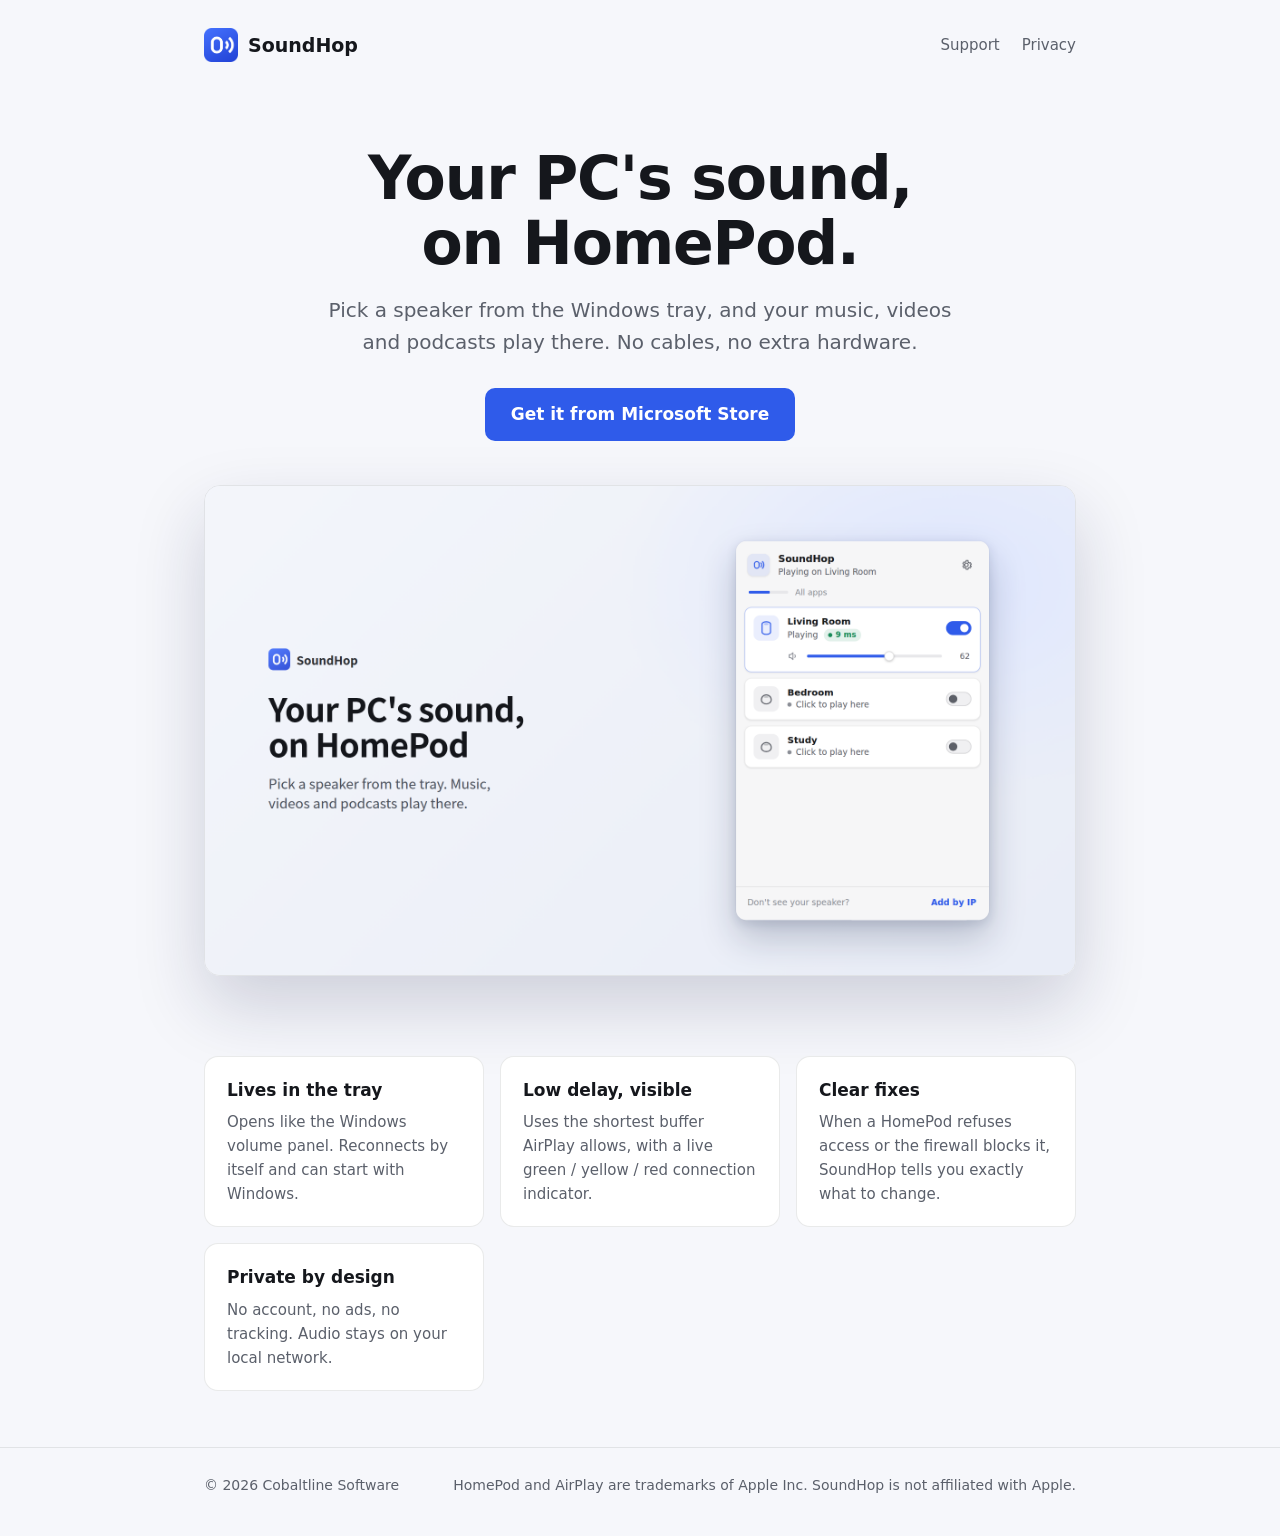
<file: index.html>
<!doctype html>
<html lang="en"><head>
<meta charset="utf-8"><meta name="viewport" content="width=device-width, initial-scale=1">
<title>SoundHop — your PC's sound, on HomePod</title>
<meta name="description" content="SoundHop plays your Windows PC's sound on HomePod and HomePod mini. From the system tray, with low delay and clear fixes when something's wrong.">
<link rel="canonical" href="https://soundhop.net/"><meta property="og:title" content="SoundHop"><meta property="og:description" content="Play your Windows PC's sound on HomePod."><meta property="og:image" content="https://soundhop.net/hero.png"><meta property="og:url" content="https://soundhop.net/"><link rel="icon" href="logo.png"><link rel="stylesheet" href="style.css">
</head><body>
<header><div class="wrap">
  <a class="brand" href="./"><img src="logo.png" alt="">SoundHop</a>
  <nav><a href="support.html">Support</a><a href="privacy.html">Privacy</a></nav>
</div></header>
<main class="wrap">
  <section class="hero">
    <h1>Your PC's sound,<br>on HomePod.</h1>
    <p>Pick a speaker from the Windows tray, and your music, videos and podcasts play there. No cables, no extra hardware.</p>
    <a class="cta" href="https://apps.microsoft.com/detail/9P2C3SM9SRNJ">Get it from Microsoft Store</a>
    <div class="shot"><img src="hero.png" alt="SoundHop panel playing to a HomePod named Living Room"></div>
  </section>
  <section class="grid">
    <div class="card"><h3>Lives in the tray</h3><p>Opens like the Windows volume panel. Reconnects by itself and can start with Windows.</p></div>
    <div class="card"><h3>Low delay, visible</h3><p>Uses the shortest buffer AirPlay allows, with a live green / yellow / red connection indicator.</p></div>
    <div class="card"><h3>Clear fixes</h3><p>When a HomePod refuses access or the firewall blocks it, SoundHop tells you exactly what to change.</p></div>
    <div class="card"><h3>Private by design</h3><p>No account, no ads, no tracking. Audio stays on your local network.</p></div>
  </section>
</main>
<footer><div class="wrap">
  <span>© 2026 Cobaltline Software</span>
  <span>HomePod and AirPlay are trademarks of Apple Inc. SoundHop is not affiliated with Apple.</span>
</div></footer>
</body></html>
</file>
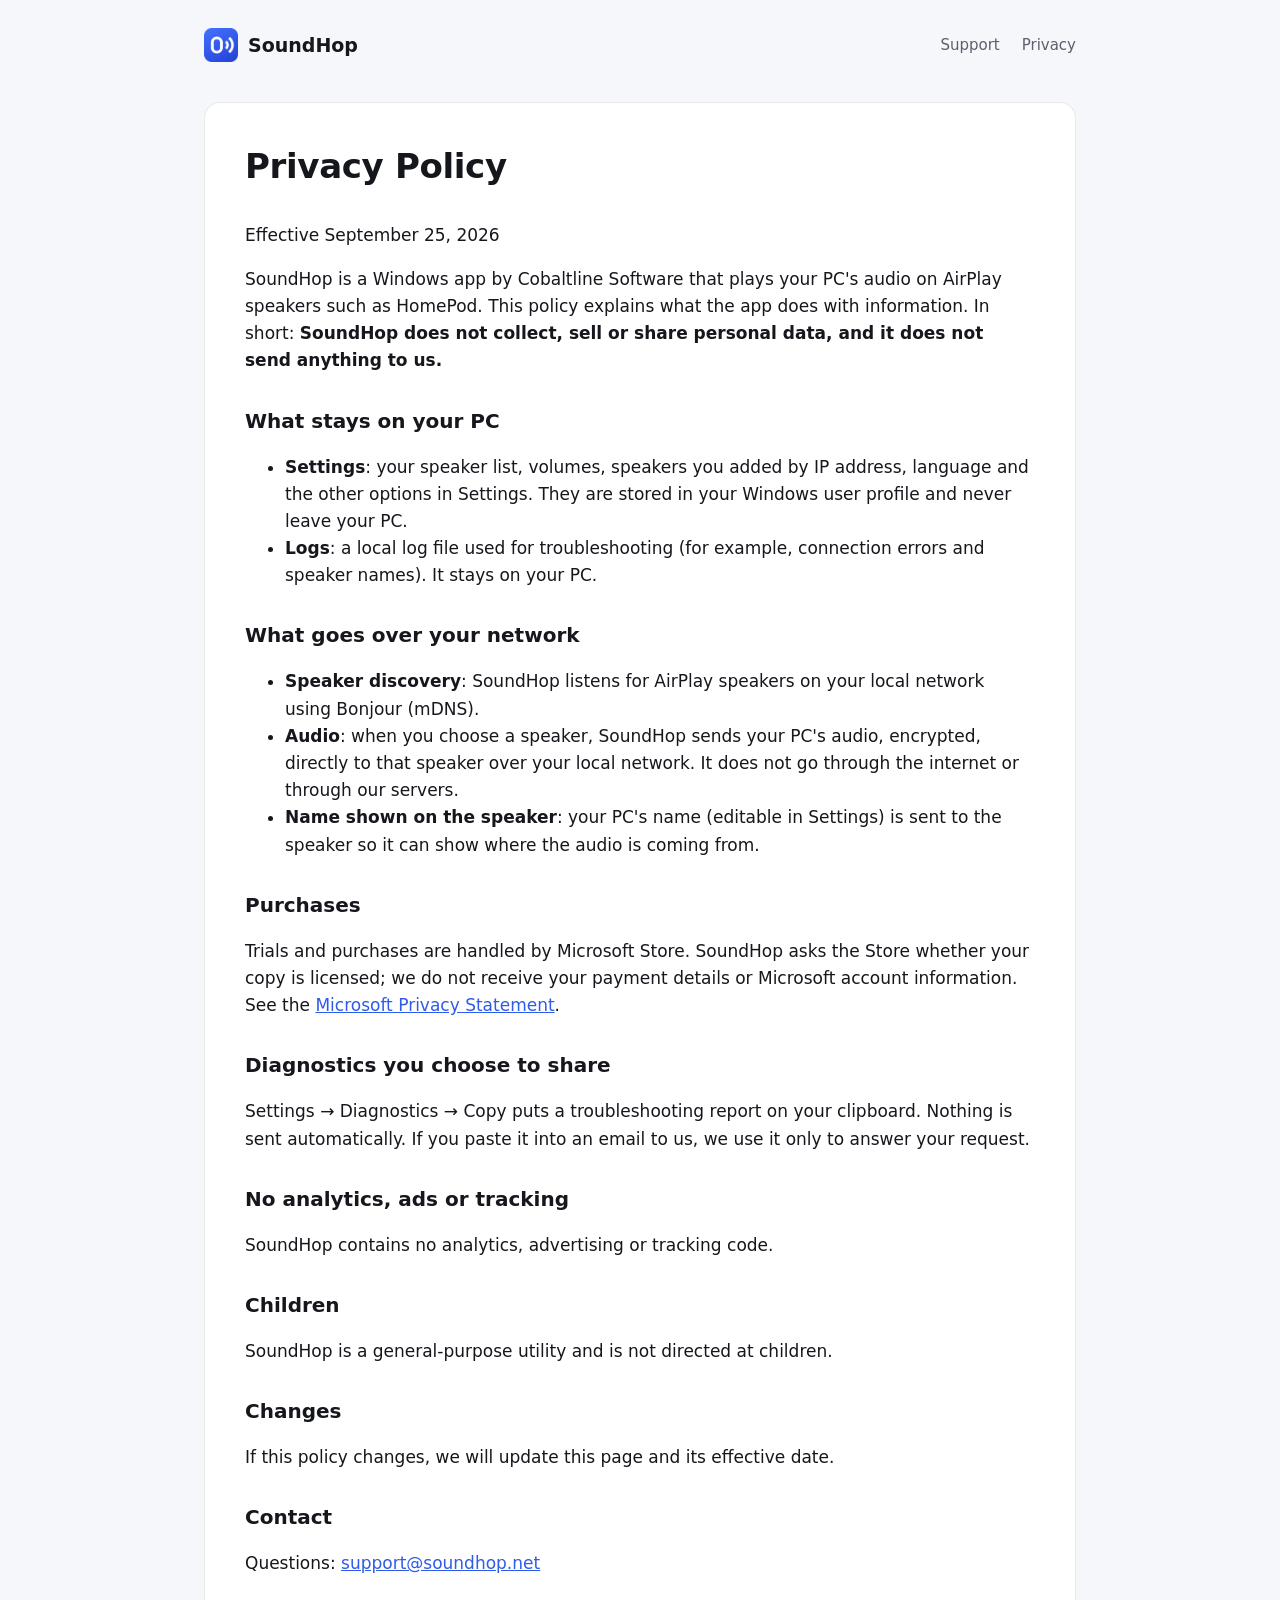
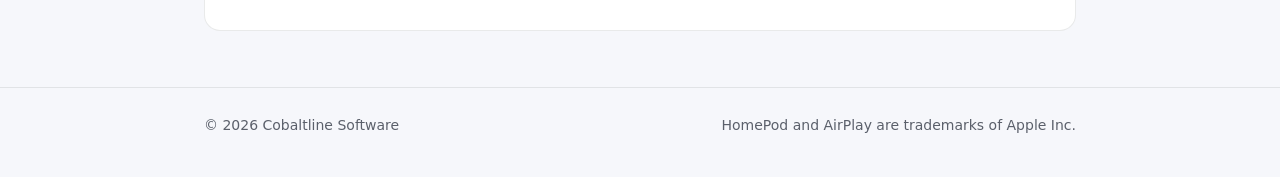
<file: privacy.html>
<!doctype html>
<html lang="en"><head>
<meta charset="utf-8"><meta name="viewport" content="width=device-width, initial-scale=1">
<title>SoundHop Privacy Policy</title><link rel="canonical" href="https://soundhop.net/privacy.html"><link rel="icon" href="logo.png"><link rel="stylesheet" href="style.css">
</head><body>
<header><div class="wrap">
  <a class="brand" href="./"><img src="logo.png" alt="">SoundHop</a>
  <nav><a href="support.html">Support</a><a href="privacy.html">Privacy</a></nav>
</div></header>
<main class="wrap"><article class="doc">
<h1>Privacy Policy</h1>
<p class="muted">Effective September 25, 2026</p>

<p>SoundHop is a Windows app by Cobaltline Software that plays your PC's audio on AirPlay speakers such as HomePod. This policy explains what the app does with information. In short: <strong>SoundHop does not collect, sell or share personal data, and it does not send anything to us.</strong></p>

<h2>What stays on your PC</h2>
<ul>
  <li><strong>Settings</strong>: your speaker list, volumes, speakers you added by IP address, language and the other options in Settings. They are stored in your Windows user profile and never leave your PC.</li>
  <li><strong>Logs</strong>: a local log file used for troubleshooting (for example, connection errors and speaker names). It stays on your PC.</li>
</ul>

<h2>What goes over your network</h2>
<ul>
  <li><strong>Speaker discovery</strong>: SoundHop listens for AirPlay speakers on your local network using Bonjour (mDNS).</li>
  <li><strong>Audio</strong>: when you choose a speaker, SoundHop sends your PC's audio, encrypted, directly to that speaker over your local network. It does not go through the internet or through our servers.</li>
  <li><strong>Name shown on the speaker</strong>: your PC's name (editable in Settings) is sent to the speaker so it can show where the audio is coming from.</li>
</ul>

<h2>Purchases</h2>
<p>Trials and purchases are handled by Microsoft Store. SoundHop asks the Store whether your copy is licensed; we do not receive your payment details or Microsoft account information. See the <a href="https://privacy.microsoft.com/privacystatement">Microsoft Privacy Statement</a>.</p>

<h2>Diagnostics you choose to share</h2>
<p>Settings → Diagnostics → Copy puts a troubleshooting report on your clipboard. Nothing is sent automatically. If you paste it into an email to us, we use it only to answer your request.</p>

<h2>No analytics, ads or tracking</h2>
<p>SoundHop contains no analytics, advertising or tracking code.</p>

<h2>Children</h2>
<p>SoundHop is a general-purpose utility and is not directed at children.</p>

<h2>Changes</h2>
<p>If this policy changes, we will update this page and its effective date.</p>

<h2>Contact</h2>
<p>Questions: <a href="mailto:support@soundhop.net">support@soundhop.net</a></p>
</article></main>
<footer><div class="wrap"><span>© 2026 Cobaltline Software</span><span>HomePod and AirPlay are trademarks of Apple Inc.</span></div></footer>
</body></html>
</file>
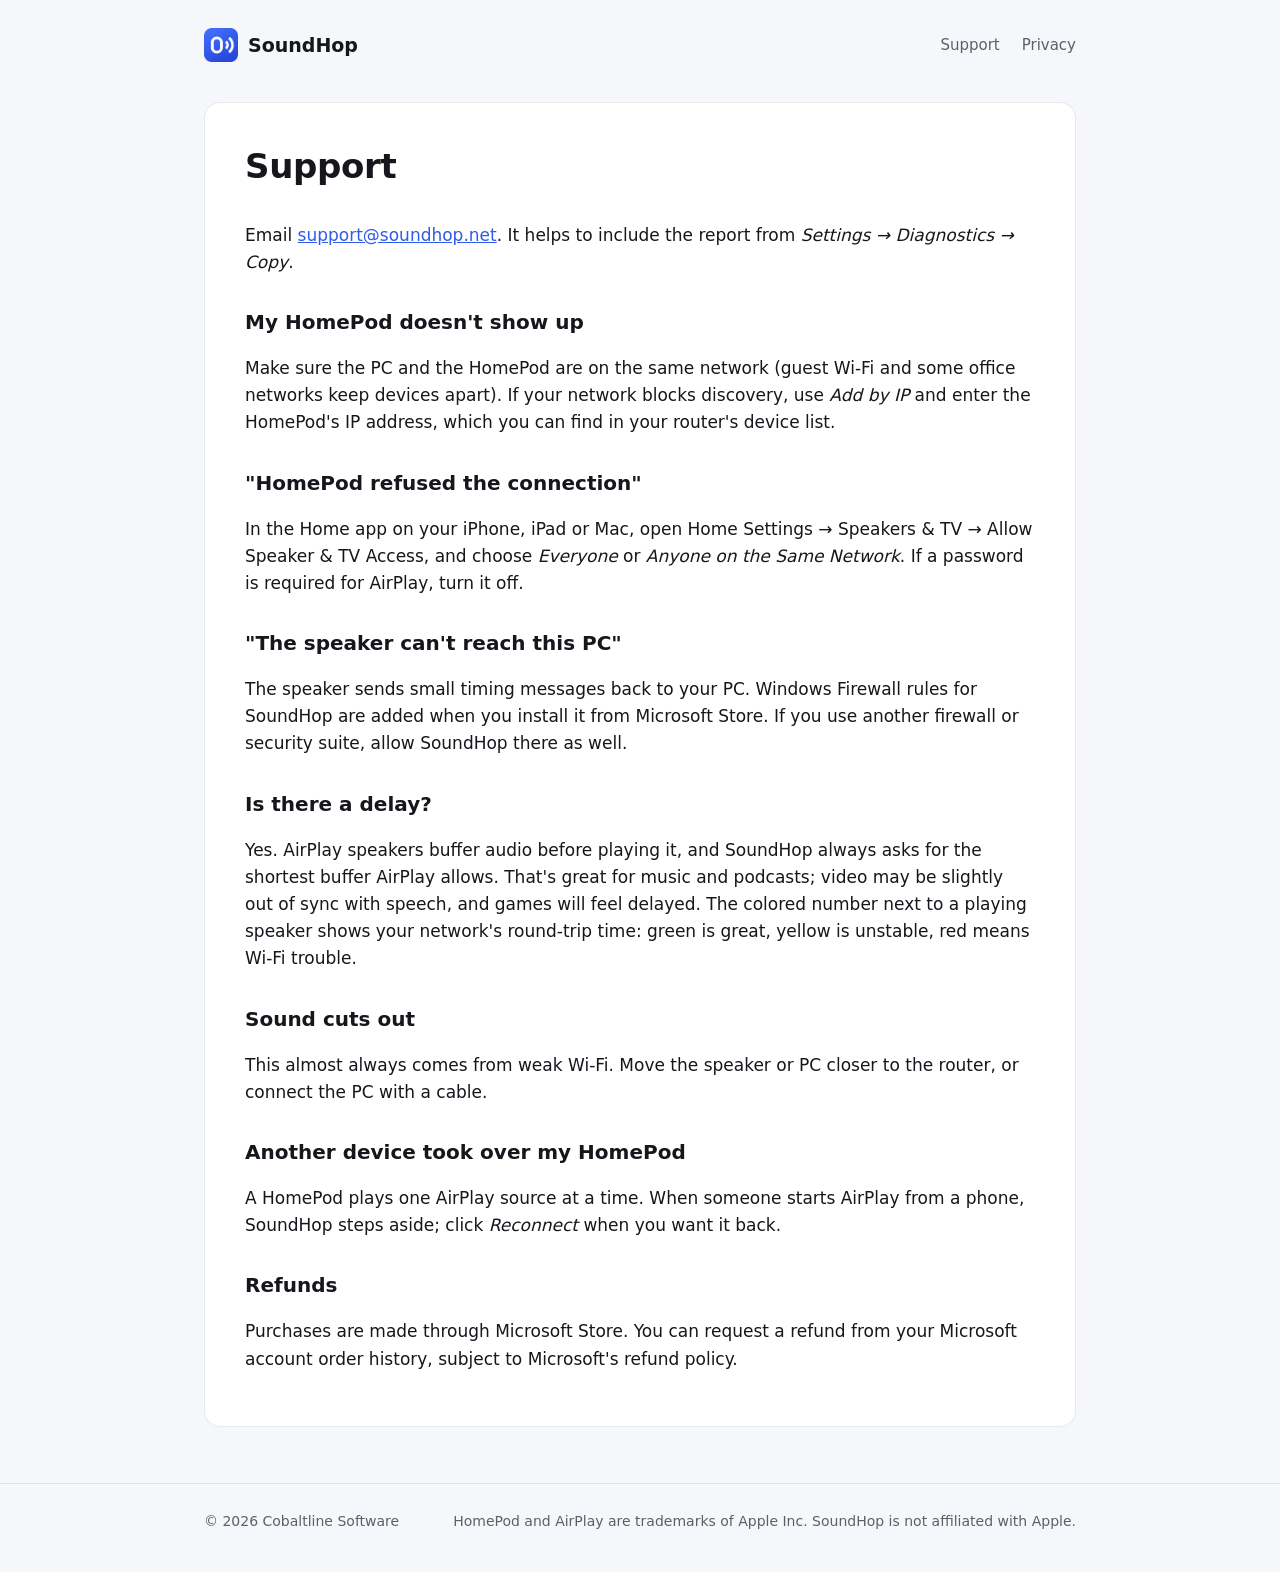
<file: support.html>
<!doctype html>
<html lang="en"><head>
<meta charset="utf-8"><meta name="viewport" content="width=device-width, initial-scale=1">
<title>SoundHop Support</title><link rel="canonical" href="https://soundhop.net/support.html"><link rel="icon" href="logo.png"><link rel="stylesheet" href="style.css">
</head><body>
<header><div class="wrap">
  <a class="brand" href="./"><img src="logo.png" alt="">SoundHop</a>
  <nav><a href="support.html">Support</a><a href="privacy.html">Privacy</a></nav>
</div></header>
<main class="wrap"><article class="doc">
<h1>Support</h1>
<p>Email <a href="mailto:support@soundhop.net">support@soundhop.net</a>. It helps to include the report from <em>Settings → Diagnostics → Copy</em>.</p>

<h2>My HomePod doesn't show up</h2>
<p>Make sure the PC and the HomePod are on the same network (guest Wi‑Fi and some office networks keep devices apart). If your network blocks discovery, use <em>Add by IP</em> and enter the HomePod's IP address, which you can find in your router's device list.</p>

<h2>"HomePod refused the connection"</h2>
<p>In the Home app on your iPhone, iPad or Mac, open Home Settings → Speakers &amp; TV → Allow Speaker &amp; TV Access, and choose <em>Everyone</em> or <em>Anyone on the Same Network</em>. If a password is required for AirPlay, turn it off.</p>

<h2>"The speaker can't reach this PC"</h2>
<p>The speaker sends small timing messages back to your PC. Windows Firewall rules for SoundHop are added when you install it from Microsoft Store. If you use another firewall or security suite, allow SoundHop there as well.</p>

<h2>Is there a delay?</h2>
<p>Yes. AirPlay speakers buffer audio before playing it, and SoundHop always asks for the shortest buffer AirPlay allows. That's great for music and podcasts; video may be slightly out of sync with speech, and games will feel delayed. The colored number next to a playing speaker shows your network's round-trip time: green is great, yellow is unstable, red means Wi‑Fi trouble.</p>

<h2>Sound cuts out</h2>
<p>This almost always comes from weak Wi‑Fi. Move the speaker or PC closer to the router, or connect the PC with a cable.</p>

<h2>Another device took over my HomePod</h2>
<p>A HomePod plays one AirPlay source at a time. When someone starts AirPlay from a phone, SoundHop steps aside; click <em>Reconnect</em> when you want it back.</p>

<h2>Refunds</h2>
<p>Purchases are made through Microsoft Store. You can request a refund from your Microsoft account order history, subject to Microsoft's refund policy.</p>
</article></main>
<footer><div class="wrap"><span>© 2026 Cobaltline Software</span><span>HomePod and AirPlay are trademarks of Apple Inc. SoundHop is not affiliated with Apple.</span></div></footer>
</body></html>
</file>
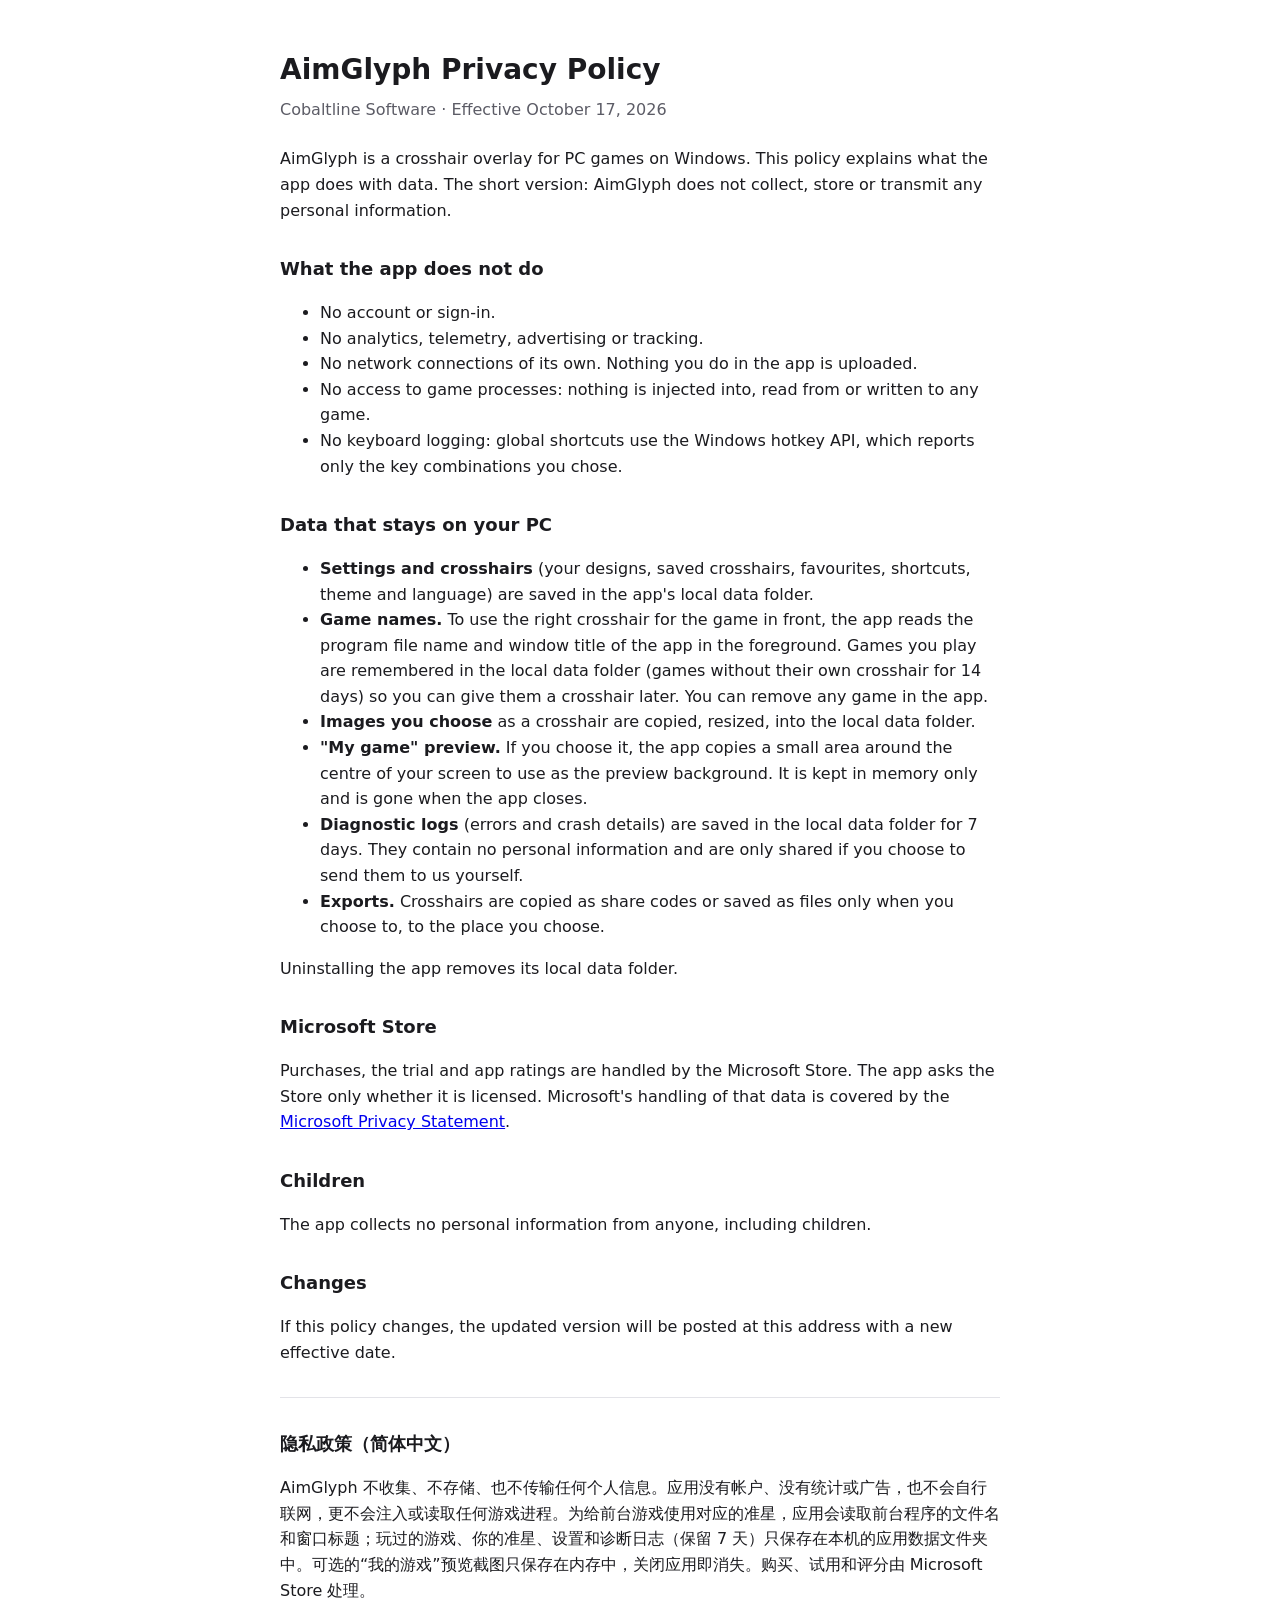
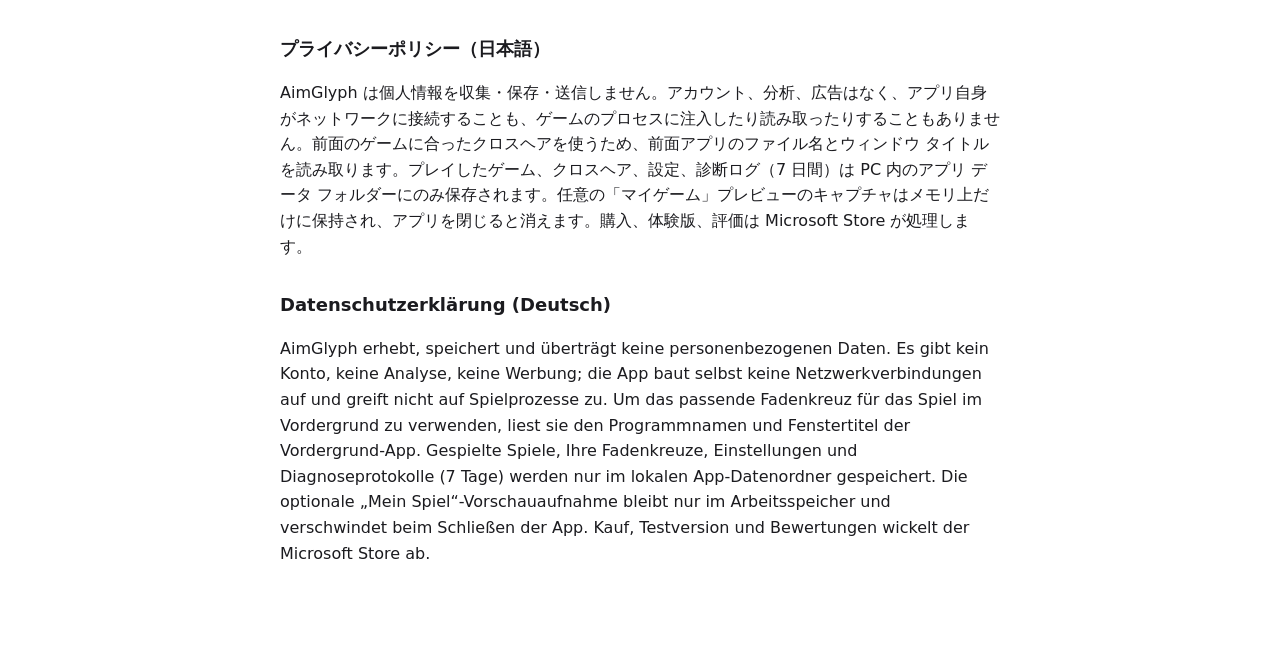
<file: aimglyph/privacy.html>
<!doctype html>
<html lang="en">
<head>
<meta charset="utf-8">
<meta name="viewport" content="width=device-width, initial-scale=1">
<title>AimGlyph Privacy Policy</title>
<style>
  :root { --bg: #ffffff; --fg: #1b1b1f; --muted: #5c5c66; --rule: #e3e3e8; }
  @media (prefers-color-scheme: dark) { :root { --bg: #17171a; --fg: #ececf1; --muted: #a2a2ad; --rule: #2c2c33; } }
  body { margin: 0; background: var(--bg); color: var(--fg); font: 16px/1.6 "Segoe UI", system-ui, sans-serif; }
  main { max-width: 720px; margin: 0 auto; padding: 48px 16px 64px; }
  h1 { font-size: 28px; margin: 0 0 4px; }
  h2 { font-size: 18px; margin: 32px 0 8px; }
  p, li { color: var(--fg); }
  .meta { color: var(--muted); margin: 0 0 24px; }
  hr { border: 0; border-top: 1px solid var(--rule); margin: 32px 0; }
</style>
</head>
<body>
<main>
  <h1>AimGlyph Privacy Policy</h1>
  <p class="meta">Cobaltline Software · Effective October 17, 2026</p>

  <p>AimGlyph is a crosshair overlay for PC games on Windows. This policy explains what the app does with data. The short version: AimGlyph does not collect, store or transmit any personal information.</p>

  <h2>What the app does not do</h2>
  <ul>
    <li>No account or sign-in.</li>
    <li>No analytics, telemetry, advertising or tracking.</li>
    <li>No network connections of its own. Nothing you do in the app is uploaded.</li>
    <li>No access to game processes: nothing is injected into, read from or written to any game.</li>
    <li>No keyboard logging: global shortcuts use the Windows hotkey API, which reports only the key combinations you chose.</li>
  </ul>

  <h2>Data that stays on your PC</h2>
  <ul>
    <li><strong>Settings and crosshairs</strong> (your designs, saved crosshairs, favourites, shortcuts, theme and language) are saved in the app's local data folder.</li>
    <li><strong>Game names.</strong> To use the right crosshair for the game in front, the app reads the program file name and window title of the app in the foreground. Games you play are remembered in the local data folder (games without their own crosshair for 14 days) so you can give them a crosshair later. You can remove any game in the app.</li>
    <li><strong>Images you choose</strong> as a crosshair are copied, resized, into the local data folder.</li>
    <li><strong>"My game" preview.</strong> If you choose it, the app copies a small area around the centre of your screen to use as the preview background. It is kept in memory only and is gone when the app closes.</li>
    <li><strong>Diagnostic logs</strong> (errors and crash details) are saved in the local data folder for 7 days. They contain no personal information and are only shared if you choose to send them to us yourself.</li>
    <li><strong>Exports.</strong> Crosshairs are copied as share codes or saved as files only when you choose to, to the place you choose.</li>
  </ul>
  <p>Uninstalling the app removes its local data folder.</p>

  <h2>Microsoft Store</h2>
  <p>Purchases, the trial and app ratings are handled by the Microsoft Store. The app asks the Store only whether it is licensed. Microsoft's handling of that data is covered by the <a href="https://privacy.microsoft.com/privacystatement">Microsoft Privacy Statement</a>.</p>

  <h2>Children</h2>
  <p>The app collects no personal information from anyone, including children.</p>

  <h2>Changes</h2>
  <p>If this policy changes, the updated version will be posted at this address with a new effective date.</p>

  <hr>
  <h2>隐私政策（简体中文）</h2>
  <p>AimGlyph 不收集、不存储、也不传输任何个人信息。应用没有帐户、没有统计或广告，也不会自行联网，更不会注入或读取任何游戏进程。为给前台游戏使用对应的准星，应用会读取前台程序的文件名和窗口标题；玩过的游戏、你的准星、设置和诊断日志（保留 7 天）只保存在本机的应用数据文件夹中。可选的“我的游戏”预览截图只保存在内存中，关闭应用即消失。购买、试用和评分由 Microsoft Store 处理。</p>

  <h2>プライバシーポリシー（日本語）</h2>
  <p>AimGlyph は個人情報を収集・保存・送信しません。アカウント、分析、広告はなく、アプリ自身がネットワークに接続することも、ゲームのプロセスに注入したり読み取ったりすることもありません。前面のゲームに合ったクロスヘアを使うため、前面アプリのファイル名とウィンドウ タイトルを読み取ります。プレイしたゲーム、クロスヘア、設定、診断ログ（7 日間）は PC 内のアプリ データ フォルダーにのみ保存されます。任意の「マイゲーム」プレビューのキャプチャはメモリ上だけに保持され、アプリを閉じると消えます。購入、体験版、評価は Microsoft Store が処理します。</p>

  <h2>Datenschutzerklärung (Deutsch)</h2>
  <p>AimGlyph erhebt, speichert und überträgt keine personenbezogenen Daten. Es gibt kein Konto, keine Analyse, keine Werbung; die App baut selbst keine Netzwerkverbindungen auf und greift nicht auf Spielprozesse zu. Um das passende Fadenkreuz für das Spiel im Vordergrund zu verwenden, liest sie den Programmnamen und Fenstertitel der Vordergrund-App. Gespielte Spiele, Ihre Fadenkreuze, Einstellungen und Diagnoseprotokolle (7 Tage) werden nur im lokalen App-Datenordner gespeichert. Die optionale „Mein Spiel“-Vorschauaufnahme bleibt nur im Arbeitsspeicher und verschwindet beim Schließen der App. Kauf, Testversion und Bewertungen wickelt der Microsoft Store ab.</p>
</main>
</body>
</html>
</file>
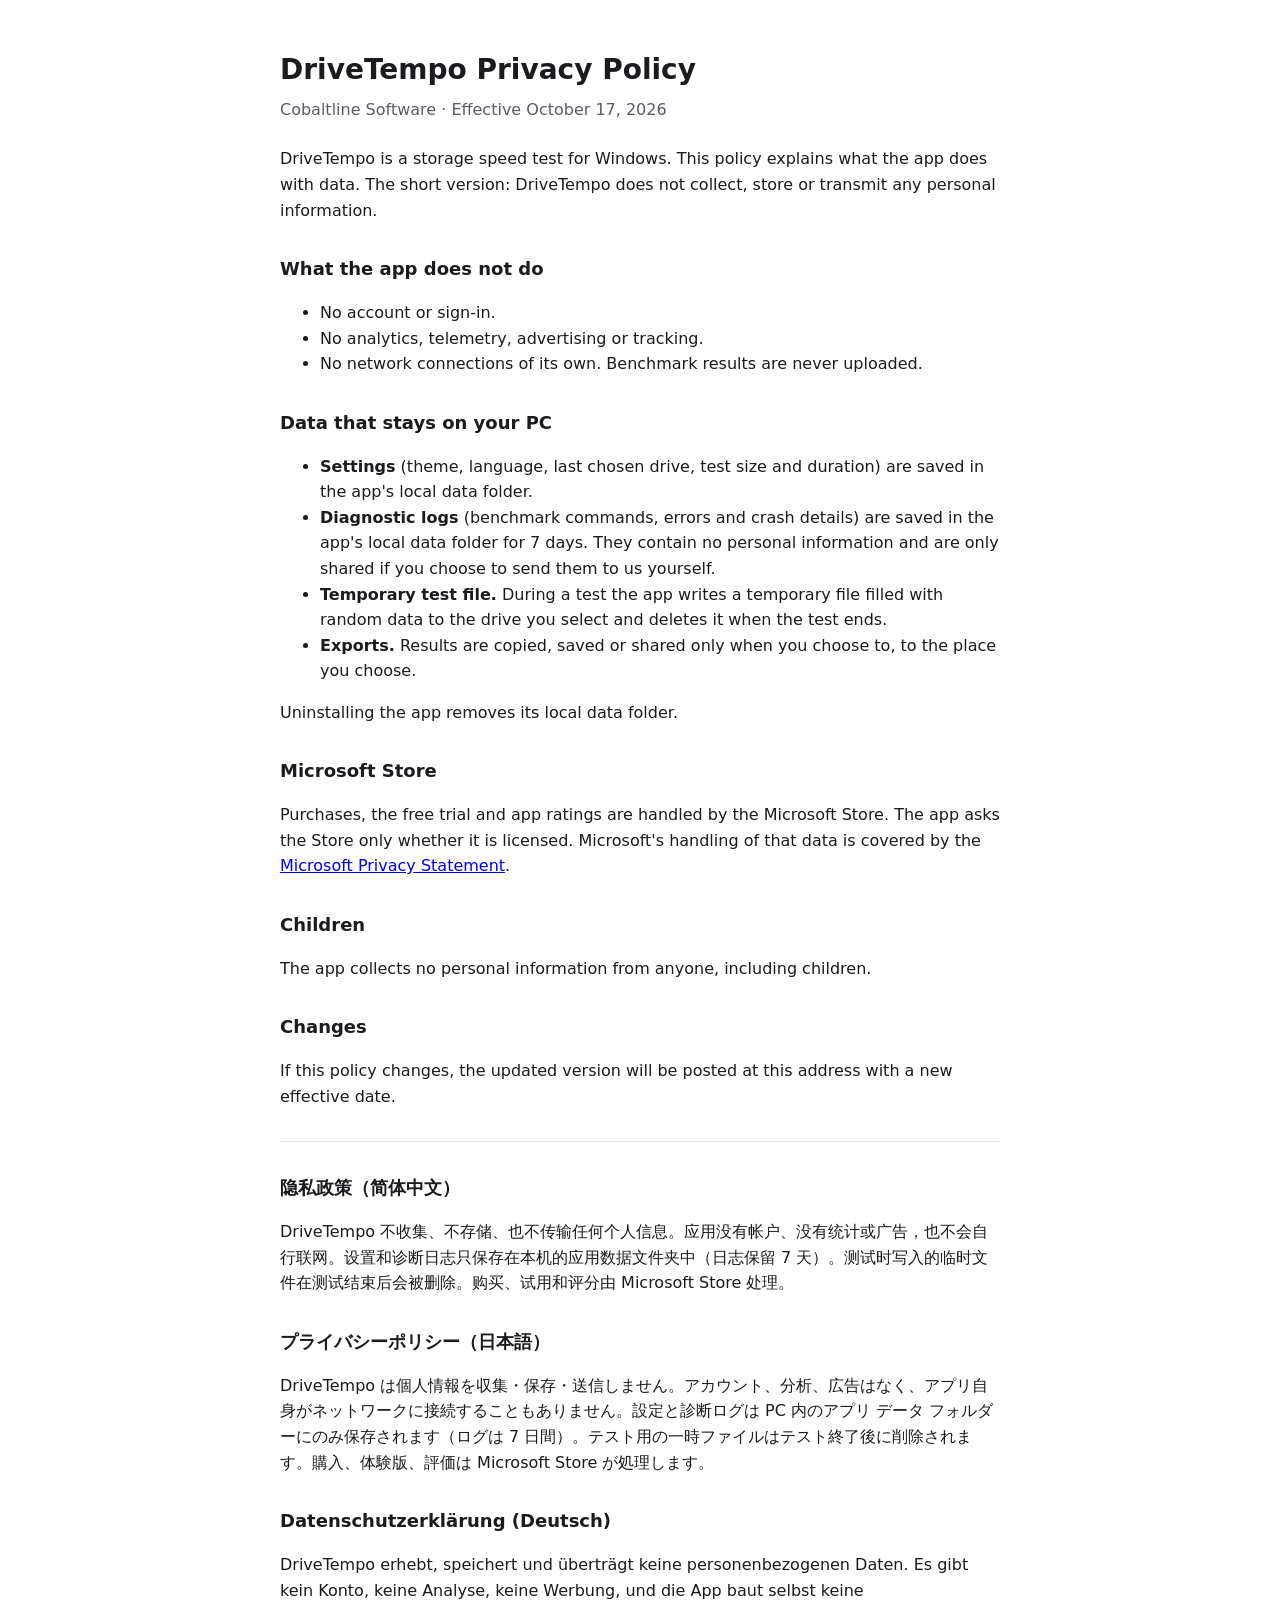
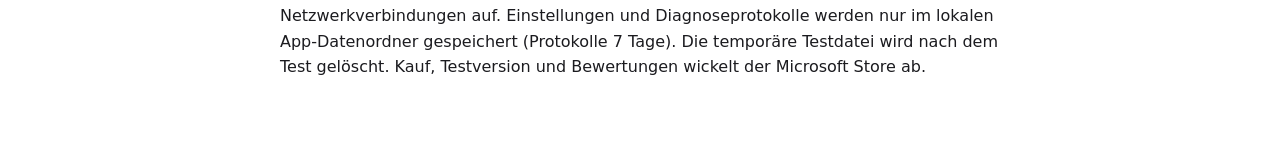
<file: drivetempo/privacy.html>
<!doctype html>
<html lang="en">
<head>
<meta charset="utf-8">
<meta name="viewport" content="width=device-width, initial-scale=1">
<title>DriveTempo Privacy Policy</title>
<style>
  :root { --bg: #ffffff; --fg: #1b1b1f; --muted: #5c5c66; --rule: #e3e3e8; }
  @media (prefers-color-scheme: dark) { :root { --bg: #17171a; --fg: #ececf1; --muted: #a2a2ad; --rule: #2c2c33; } }
  body { margin: 0; background: var(--bg); color: var(--fg); font: 16px/1.6 "Segoe UI", system-ui, sans-serif; }
  main { max-width: 720px; margin: 0 auto; padding: 48px 16px 64px; }
  h1 { font-size: 28px; margin: 0 0 4px; }
  h2 { font-size: 18px; margin: 32px 0 8px; }
  p, li { color: var(--fg); }
  .meta { color: var(--muted); margin: 0 0 24px; }
  hr { border: 0; border-top: 1px solid var(--rule); margin: 32px 0; }
</style>
</head>
<body>
<main>
  <h1>DriveTempo Privacy Policy</h1>
  <p class="meta">Cobaltline Software · Effective October 17, 2026</p>

  <p>DriveTempo is a storage speed test for Windows. This policy explains what the app does with data. The short version: DriveTempo does not collect, store or transmit any personal information.</p>

  <h2>What the app does not do</h2>
  <ul>
    <li>No account or sign-in.</li>
    <li>No analytics, telemetry, advertising or tracking.</li>
    <li>No network connections of its own. Benchmark results are never uploaded.</li>
  </ul>

  <h2>Data that stays on your PC</h2>
  <ul>
    <li><strong>Settings</strong> (theme, language, last chosen drive, test size and duration) are saved in the app's local data folder.</li>
    <li><strong>Diagnostic logs</strong> (benchmark commands, errors and crash details) are saved in the app's local data folder for 7 days. They contain no personal information and are only shared if you choose to send them to us yourself.</li>
    <li><strong>Temporary test file.</strong> During a test the app writes a temporary file filled with random data to the drive you select and deletes it when the test ends.</li>
    <li><strong>Exports.</strong> Results are copied, saved or shared only when you choose to, to the place you choose.</li>
  </ul>
  <p>Uninstalling the app removes its local data folder.</p>

  <h2>Microsoft Store</h2>
  <p>Purchases, the free trial and app ratings are handled by the Microsoft Store. The app asks the Store only whether it is licensed. Microsoft's handling of that data is covered by the <a href="https://privacy.microsoft.com/privacystatement">Microsoft Privacy Statement</a>.</p>

  <h2>Children</h2>
  <p>The app collects no personal information from anyone, including children.</p>

  <h2>Changes</h2>
  <p>If this policy changes, the updated version will be posted at this address with a new effective date.</p>

  <hr>
  <h2>隐私政策（简体中文）</h2>
  <p>DriveTempo 不收集、不存储、也不传输任何个人信息。应用没有帐户、没有统计或广告，也不会自行联网。设置和诊断日志只保存在本机的应用数据文件夹中（日志保留 7 天）。测试时写入的临时文件在测试结束后会被删除。购买、试用和评分由 Microsoft Store 处理。</p>

  <h2>プライバシーポリシー（日本語）</h2>
  <p>DriveTempo は個人情報を収集・保存・送信しません。アカウント、分析、広告はなく、アプリ自身がネットワークに接続することもありません。設定と診断ログは PC 内のアプリ データ フォルダーにのみ保存されます（ログは 7 日間）。テスト用の一時ファイルはテスト終了後に削除されます。購入、体験版、評価は Microsoft Store が処理します。</p>

  <h2>Datenschutzerklärung (Deutsch)</h2>
  <p>DriveTempo erhebt, speichert und überträgt keine personenbezogenen Daten. Es gibt kein Konto, keine Analyse, keine Werbung, und die App baut selbst keine Netzwerkverbindungen auf. Einstellungen und Diagnoseprotokolle werden nur im lokalen App-Datenordner gespeichert (Protokolle 7 Tage). Die temporäre Testdatei wird nach dem Test gelöscht. Kauf, Testversion und Bewertungen wickelt der Microsoft Store ab.</p>
</main>
</body>
</html>
</file>
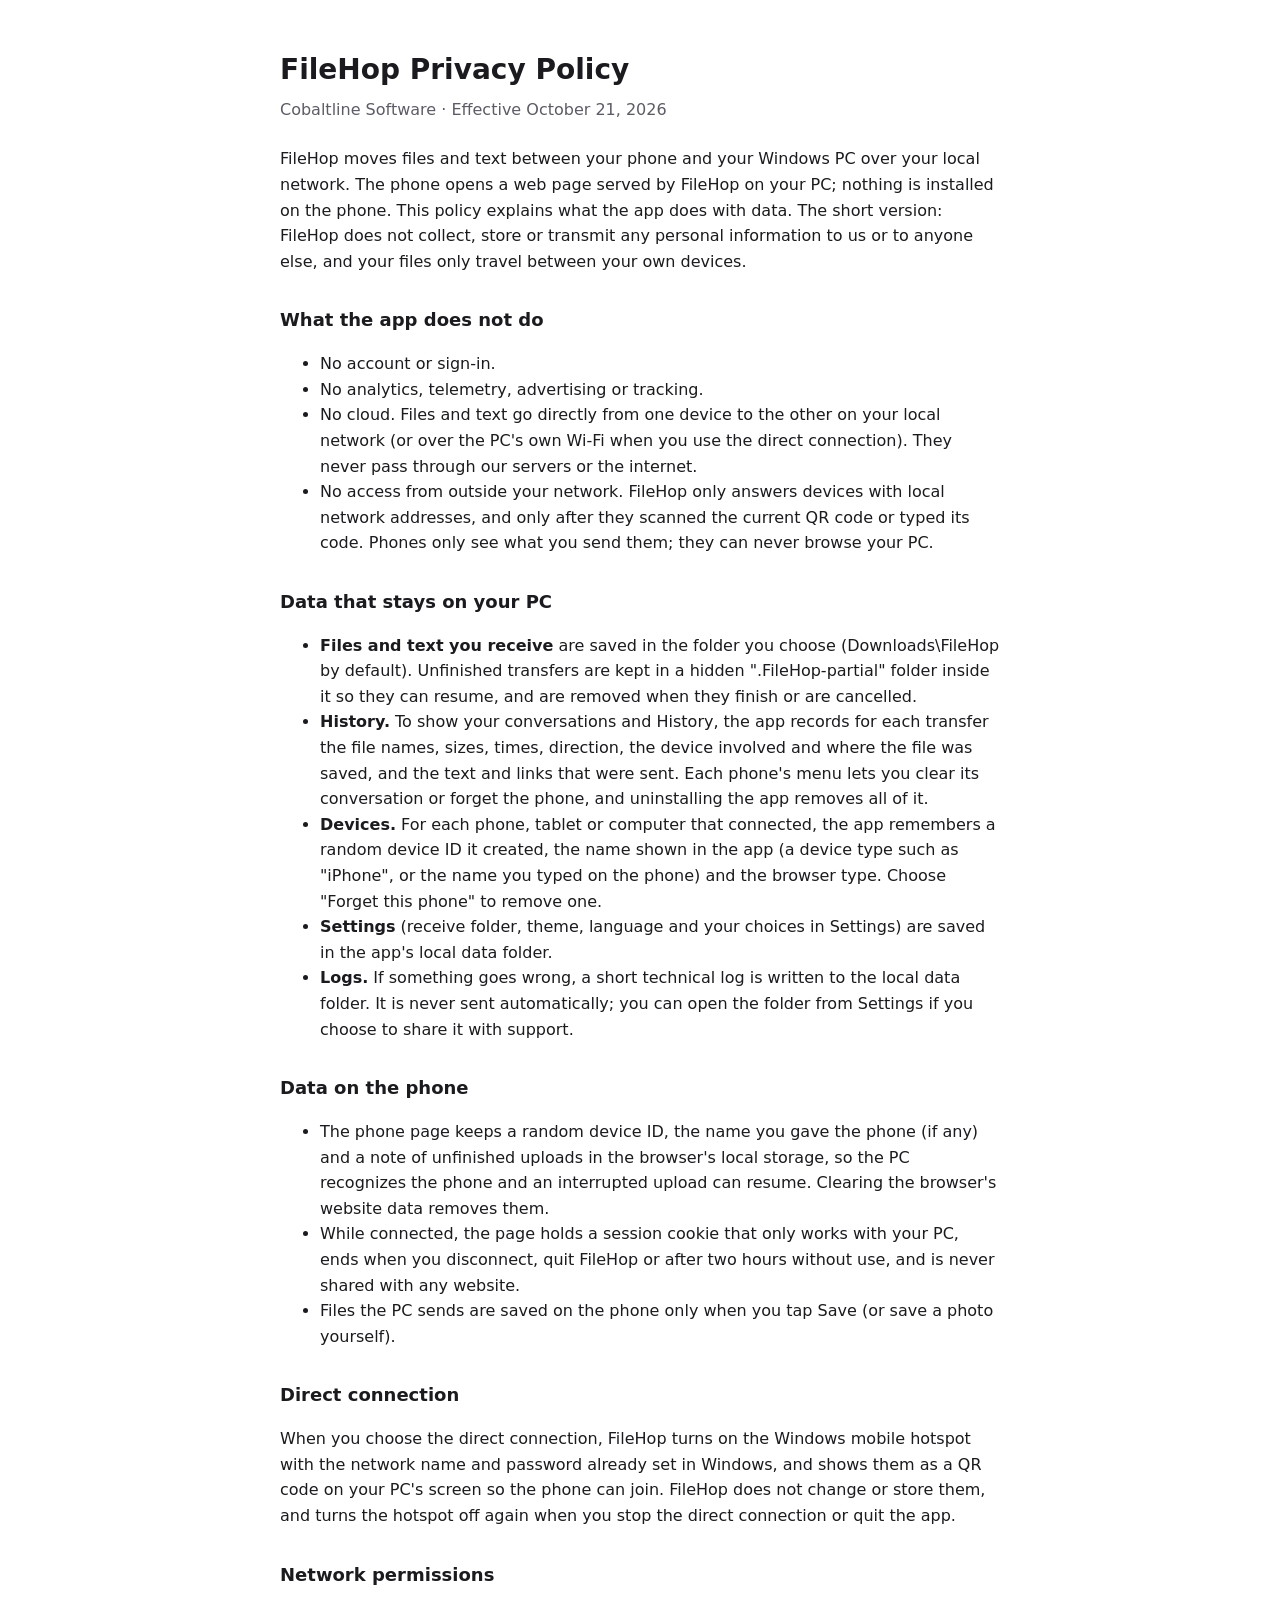
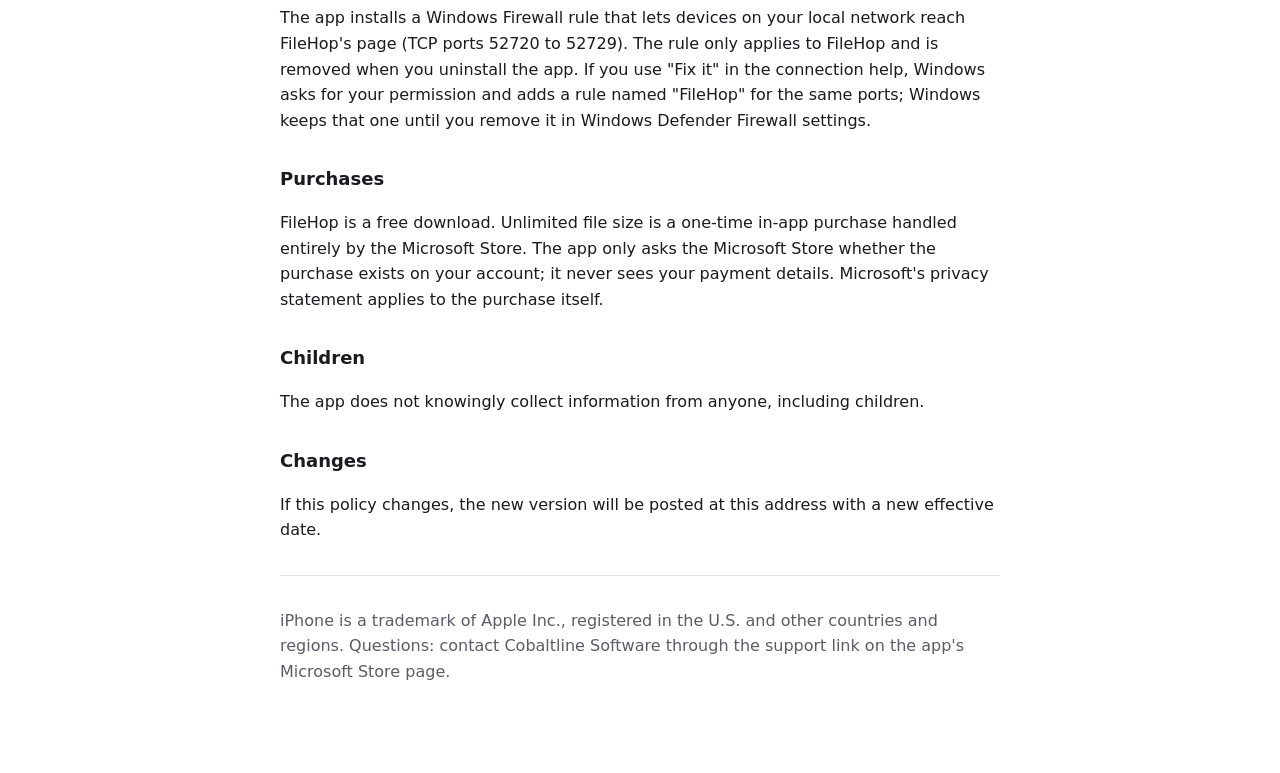
<file: filehop/privacy.html>
<!doctype html>
<html lang="en">
<head>
<meta charset="utf-8">
<meta name="viewport" content="width=device-width, initial-scale=1">
<title>FileHop Privacy Policy</title>
<style>
  :root { --bg: #ffffff; --fg: #1b1b1f; --muted: #5c5c66; --rule: #e3e3e8; }
  @media (prefers-color-scheme: dark) { :root { --bg: #17171a; --fg: #ececf1; --muted: #a2a2ad; --rule: #2c2c33; } }
  body { margin: 0; background: var(--bg); color: var(--fg); font: 16px/1.6 "Segoe UI", system-ui, sans-serif; }
  main { max-width: 720px; margin: 0 auto; padding: 48px 16px 64px; }
  h1 { font-size: 28px; margin: 0 0 4px; }
  h2 { font-size: 18px; margin: 32px 0 8px; }
  p, li { color: var(--fg); }
  .meta { color: var(--muted); margin: 0 0 24px; }
  hr { border: 0; border-top: 1px solid var(--rule); margin: 32px 0; }
</style>
</head>
<body>
<main>
  <h1>FileHop Privacy Policy</h1>
  <p class="meta">Cobaltline Software · Effective October 21, 2026</p>

  <p>FileHop moves files and text between your phone and your Windows PC over your local network. The phone opens a web page served by FileHop on your PC; nothing is installed on the phone. This policy explains what the app does with data. The short version: FileHop does not collect, store or transmit any personal information to us or to anyone else, and your files only travel between your own devices.</p>

  <h2>What the app does not do</h2>
  <ul>
    <li>No account or sign-in.</li>
    <li>No analytics, telemetry, advertising or tracking.</li>
    <li>No cloud. Files and text go directly from one device to the other on your local network (or over the PC's own Wi-Fi when you use the direct connection). They never pass through our servers or the internet.</li>
    <li>No access from outside your network. FileHop only answers devices with local network addresses, and only after they scanned the current QR code or typed its code. Phones only see what you send them; they can never browse your PC.</li>
  </ul>

  <h2>Data that stays on your PC</h2>
  <ul>
    <li><strong>Files and text you receive</strong> are saved in the folder you choose (Downloads\FileHop by default). Unfinished transfers are kept in a hidden ".FileHop-partial" folder inside it so they can resume, and are removed when they finish or are cancelled.</li>
    <li><strong>History.</strong> To show your conversations and History, the app records for each transfer the file names, sizes, times, direction, the device involved and where the file was saved, and the text and links that were sent. Each phone's menu lets you clear its conversation or forget the phone, and uninstalling the app removes all of it.</li>
    <li><strong>Devices.</strong> For each phone, tablet or computer that connected, the app remembers a random device ID it created, the name shown in the app (a device type such as "iPhone", or the name you typed on the phone) and the browser type. Choose "Forget this phone" to remove one.</li>
    <li><strong>Settings</strong> (receive folder, theme, language and your choices in Settings) are saved in the app's local data folder.</li>
    <li><strong>Logs.</strong> If something goes wrong, a short technical log is written to the local data folder. It is never sent automatically; you can open the folder from Settings if you choose to share it with support.</li>
  </ul>

  <h2>Data on the phone</h2>
  <ul>
    <li>The phone page keeps a random device ID, the name you gave the phone (if any) and a note of unfinished uploads in the browser's local storage, so the PC recognizes the phone and an interrupted upload can resume. Clearing the browser's website data removes them.</li>
    <li>While connected, the page holds a session cookie that only works with your PC, ends when you disconnect, quit FileHop or after two hours without use, and is never shared with any website.</li>
    <li>Files the PC sends are saved on the phone only when you tap Save (or save a photo yourself).</li>
  </ul>

  <h2>Direct connection</h2>
  <p>When you choose the direct connection, FileHop turns on the Windows mobile hotspot with the network name and password already set in Windows, and shows them as a QR code on your PC's screen so the phone can join. FileHop does not change or store them, and turns the hotspot off again when you stop the direct connection or quit the app.</p>

  <h2>Network permissions</h2>
  <p>The app installs a Windows Firewall rule that lets devices on your local network reach FileHop's page (TCP ports 52720 to 52729). The rule only applies to FileHop and is removed when you uninstall the app. If you use "Fix it" in the connection help, Windows asks for your permission and adds a rule named "FileHop" for the same ports; Windows keeps that one until you remove it in Windows Defender Firewall settings.</p>

  <h2>Purchases</h2>
  <p>FileHop is a free download. Unlimited file size is a one-time in-app purchase handled entirely by the Microsoft Store. The app only asks the Microsoft Store whether the purchase exists on your account; it never sees your payment details. Microsoft's privacy statement applies to the purchase itself.</p>

  <h2>Children</h2>
  <p>The app does not knowingly collect information from anyone, including children.</p>

  <h2>Changes</h2>
  <p>If this policy changes, the new version will be posted at this address with a new effective date.</p>

  <hr>
  <p class="meta">iPhone is a trademark of Apple Inc., registered in the U.S. and other countries and regions. Questions: contact Cobaltline Software through the support link on the app's Microsoft Store page.</p>
</main>
</body>
</html>
</file>
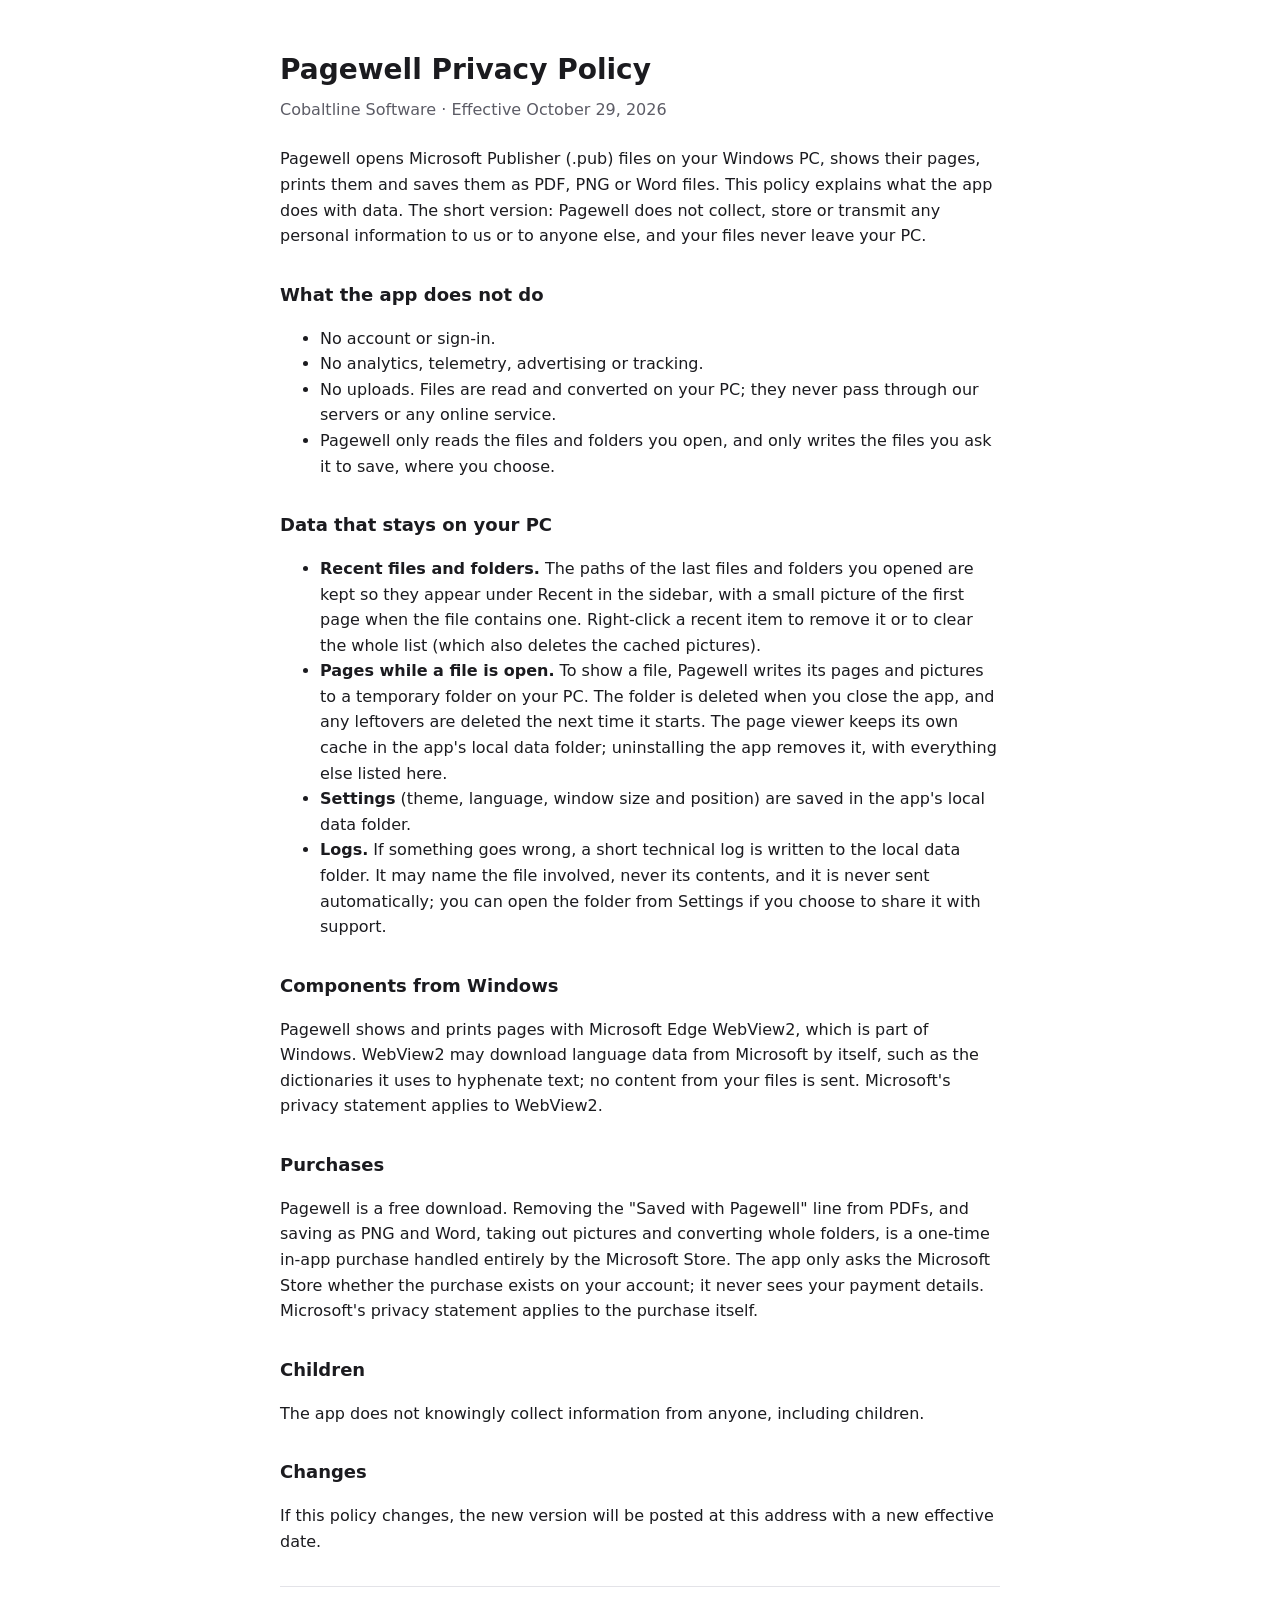
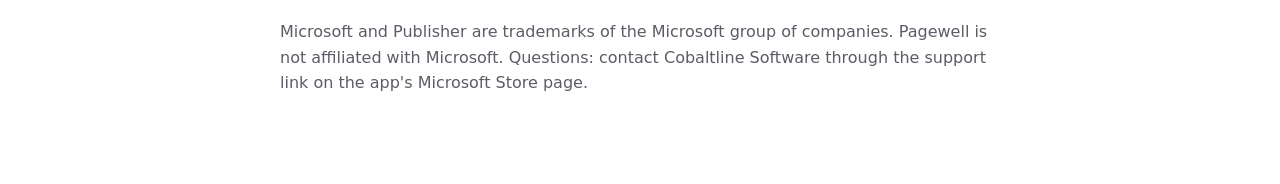
<file: pagewell/privacy.html>
<!doctype html>
<html lang="en">
<head>
<meta charset="utf-8">
<meta name="viewport" content="width=device-width, initial-scale=1">
<title>Pagewell Privacy Policy</title>
<style>
  :root { --bg: #ffffff; --fg: #1b1b1f; --muted: #5c5c66; --rule: #e3e3e8; }
  @media (prefers-color-scheme: dark) { :root { --bg: #17171a; --fg: #ececf1; --muted: #a2a2ad; --rule: #2c2c33; } }
  body { margin: 0; background: var(--bg); color: var(--fg); font: 16px/1.6 "Segoe UI", system-ui, sans-serif; }
  main { max-width: 720px; margin: 0 auto; padding: 48px 16px 64px; }
  h1 { font-size: 28px; margin: 0 0 4px; }
  h2 { font-size: 18px; margin: 32px 0 8px; }
  p, li { color: var(--fg); }
  .meta { color: var(--muted); margin: 0 0 24px; }
  hr { border: 0; border-top: 1px solid var(--rule); margin: 32px 0; }
</style>
</head>
<body>
<main>
  <h1>Pagewell Privacy Policy</h1>
  <p class="meta">Cobaltline Software · Effective October 29, 2026</p>

  <p>Pagewell opens Microsoft Publisher (.pub) files on your Windows PC, shows their pages, prints them and saves them as PDF, PNG or Word files. This policy explains what the app does with data. The short version: Pagewell does not collect, store or transmit any personal information to us or to anyone else, and your files never leave your PC.</p>

  <h2>What the app does not do</h2>
  <ul>
    <li>No account or sign-in.</li>
    <li>No analytics, telemetry, advertising or tracking.</li>
    <li>No uploads. Files are read and converted on your PC; they never pass through our servers or any online service.</li>
    <li>Pagewell only reads the files and folders you open, and only writes the files you ask it to save, where you choose.</li>
  </ul>

  <h2>Data that stays on your PC</h2>
  <ul>
    <li><strong>Recent files and folders.</strong> The paths of the last files and folders you opened are kept so they appear under Recent in the sidebar, with a small picture of the first page when the file contains one. Right-click a recent item to remove it or to clear the whole list (which also deletes the cached pictures).</li>
    <li><strong>Pages while a file is open.</strong> To show a file, Pagewell writes its pages and pictures to a temporary folder on your PC. The folder is deleted when you close the app, and any leftovers are deleted the next time it starts. The page viewer keeps its own cache in the app's local data folder; uninstalling the app removes it, with everything else listed here.</li>
    <li><strong>Settings</strong> (theme, language, window size and position) are saved in the app's local data folder.</li>
    <li><strong>Logs.</strong> If something goes wrong, a short technical log is written to the local data folder. It may name the file involved, never its contents, and it is never sent automatically; you can open the folder from Settings if you choose to share it with support.</li>
  </ul>

  <h2>Components from Windows</h2>
  <p>Pagewell shows and prints pages with Microsoft Edge WebView2, which is part of Windows. WebView2 may download language data from Microsoft by itself, such as the dictionaries it uses to hyphenate text; no content from your files is sent. Microsoft's privacy statement applies to WebView2.</p>

  <h2>Purchases</h2>
  <p>Pagewell is a free download. Removing the "Saved with Pagewell" line from PDFs, and saving as PNG and Word, taking out pictures and converting whole folders, is a one-time in-app purchase handled entirely by the Microsoft Store. The app only asks the Microsoft Store whether the purchase exists on your account; it never sees your payment details. Microsoft's privacy statement applies to the purchase itself.</p>

  <h2>Children</h2>
  <p>The app does not knowingly collect information from anyone, including children.</p>

  <h2>Changes</h2>
  <p>If this policy changes, the new version will be posted at this address with a new effective date.</p>

  <hr>
  <p class="meta">Microsoft and Publisher are trademarks of the Microsoft group of companies. Pagewell is not affiliated with Microsoft. Questions: contact Cobaltline Software through the support link on the app's Microsoft Store page.</p>
</main>
</body>
</html>
</file>
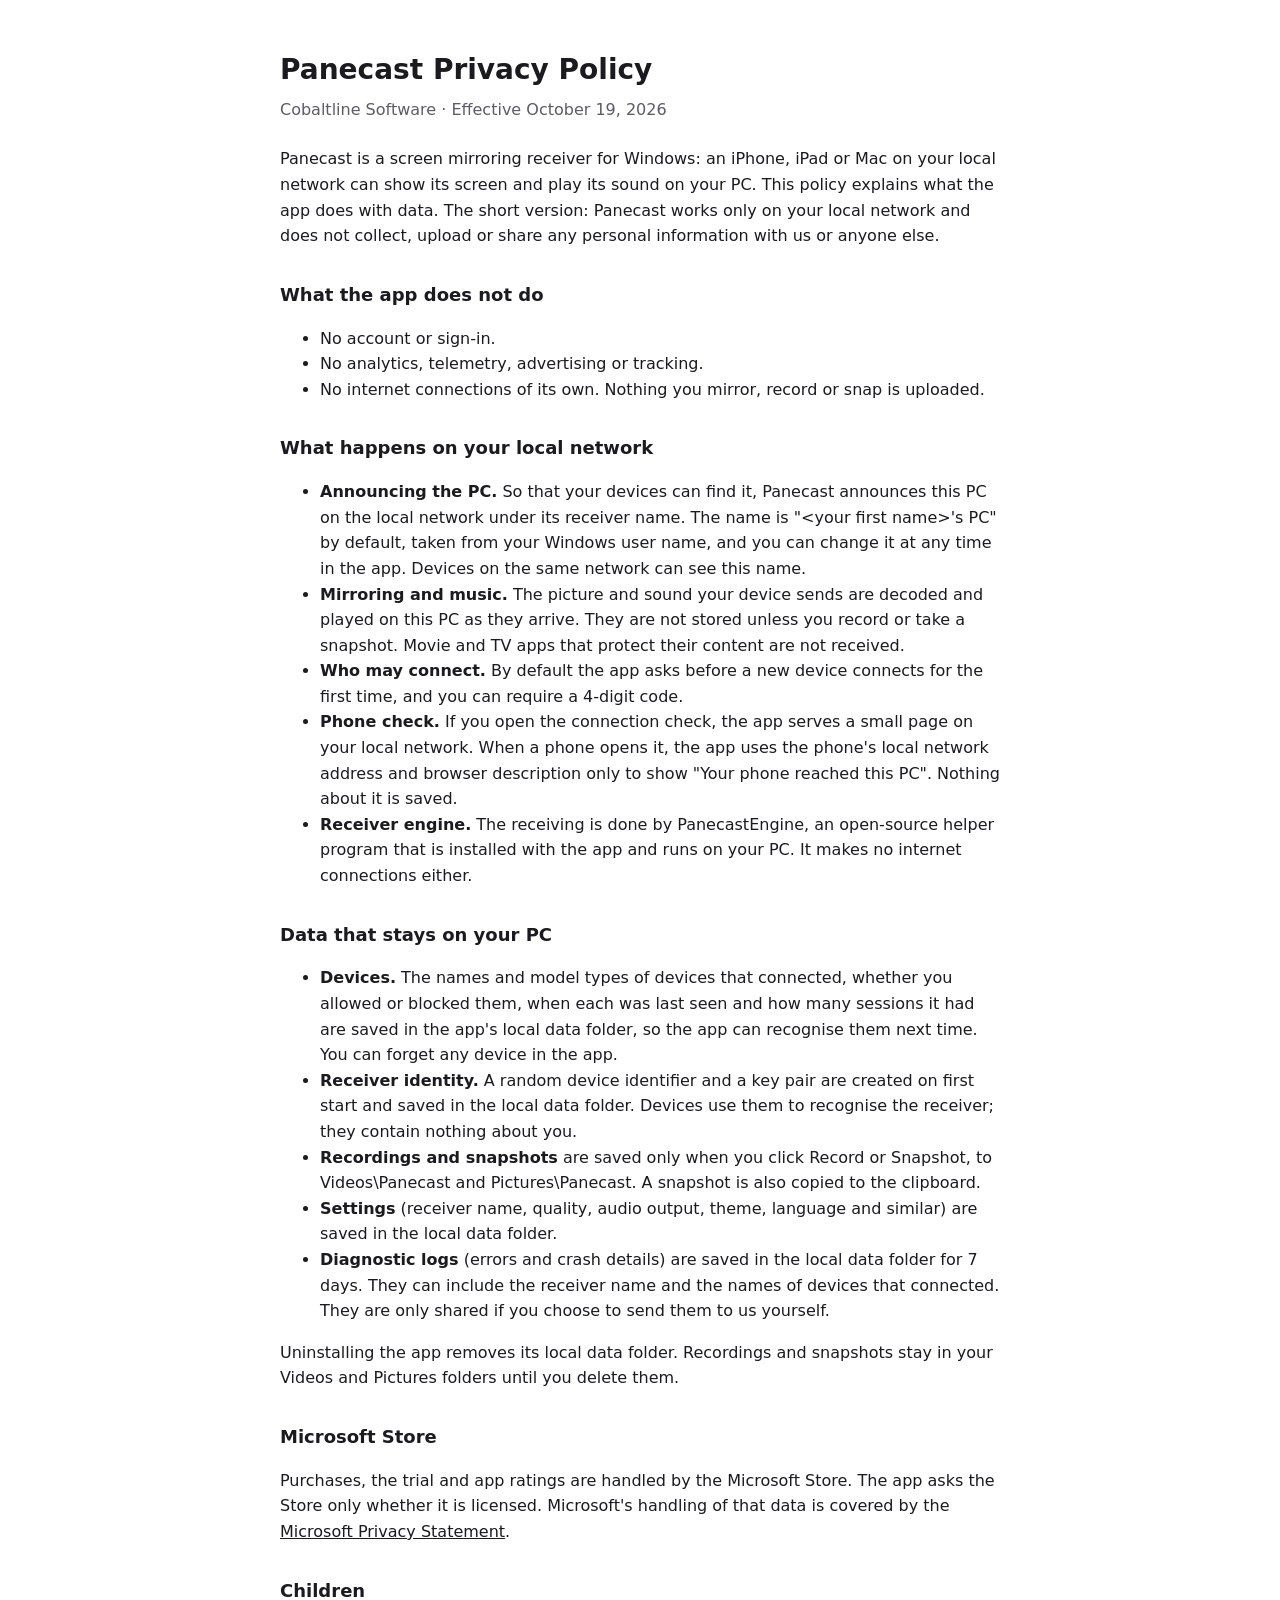
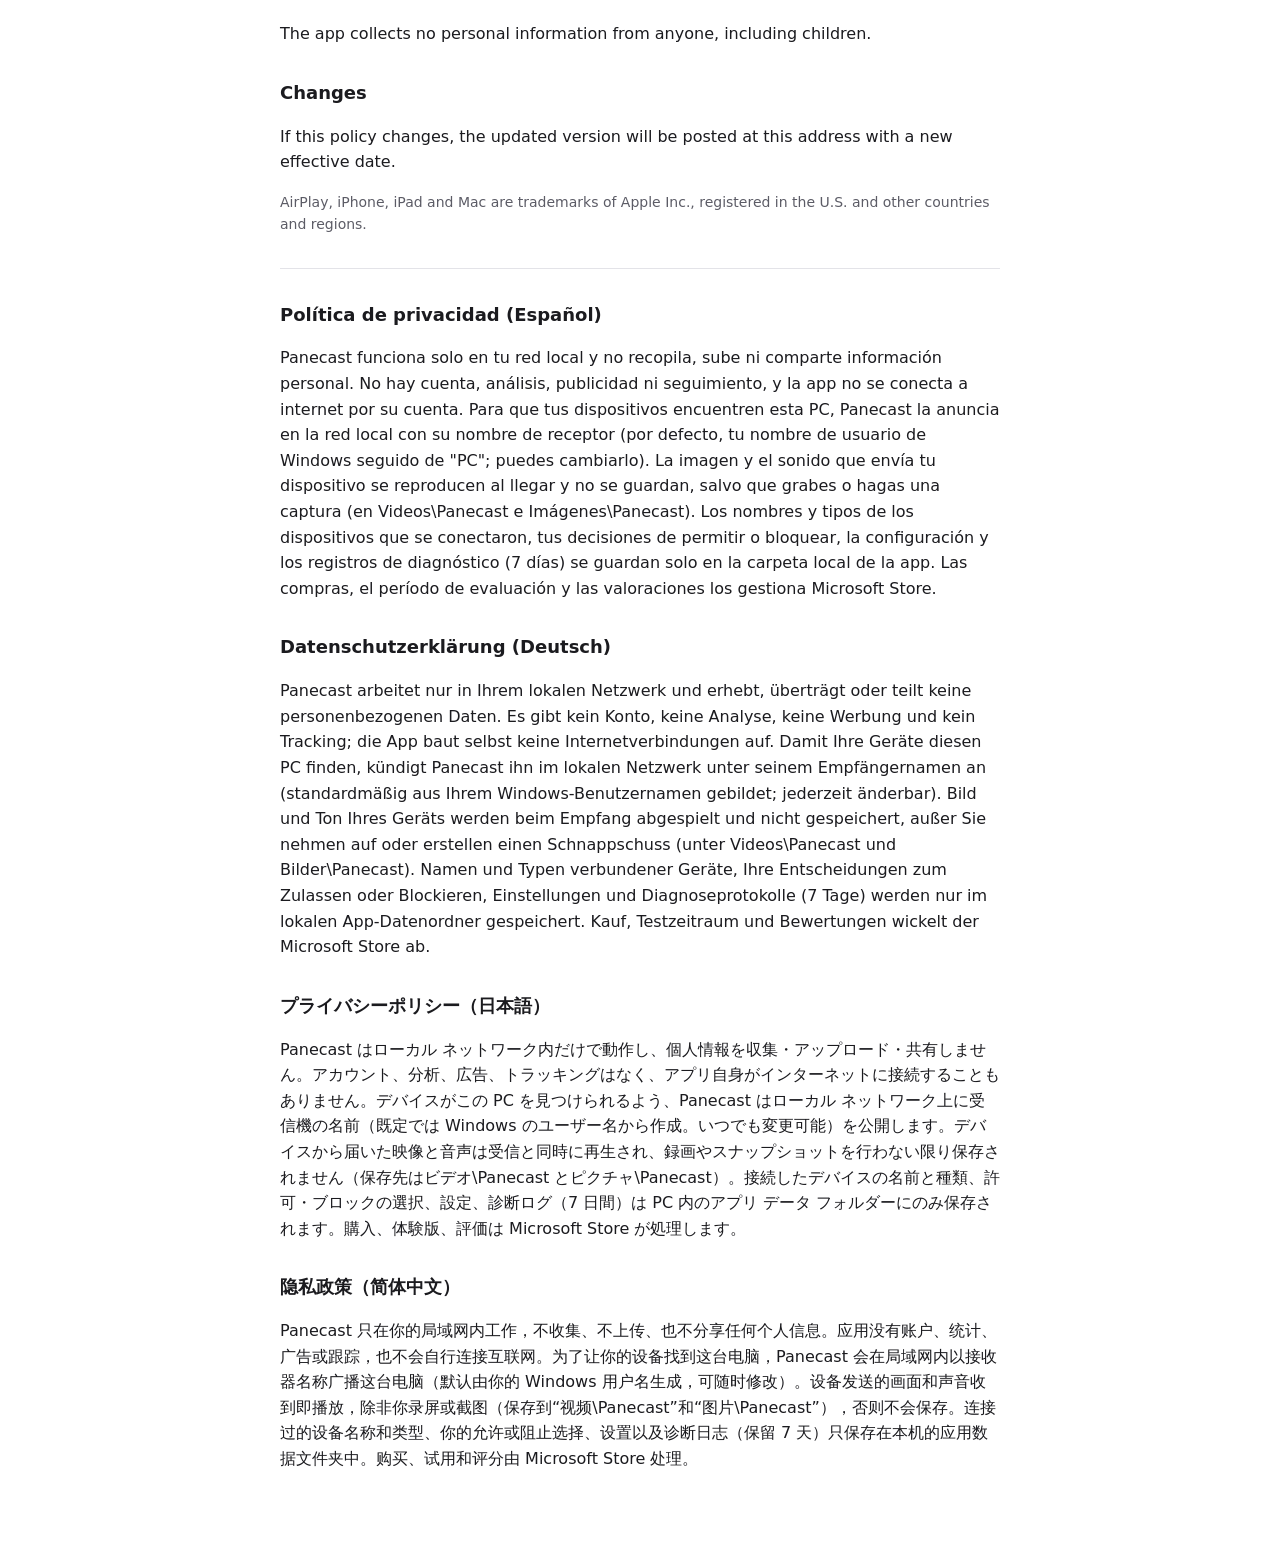
<file: panecast/privacy.html>
<!doctype html>
<html lang="en">
<head>
<meta charset="utf-8">
<meta name="viewport" content="width=device-width, initial-scale=1">
<title>Panecast Privacy Policy</title>
<style>
  :root { --bg: #ffffff; --fg: #1b1b1f; --muted: #5c5c66; --rule: #e3e3e8; }
  @media (prefers-color-scheme: dark) { :root { --bg: #17171a; --fg: #ececf1; --muted: #a2a2ad; --rule: #2c2c33; } }
  body { margin: 0; background: var(--bg); color: var(--fg); font: 16px/1.6 "Segoe UI", system-ui, sans-serif; }
  main { max-width: 720px; margin: 0 auto; padding: 48px 16px 64px; }
  h1 { font-size: 28px; margin: 0 0 4px; }
  h2 { font-size: 18px; margin: 32px 0 8px; }
  p, li { color: var(--fg); }
  a { color: inherit; }
  .meta { color: var(--muted); margin: 0 0 24px; }
  .small { color: var(--muted); font-size: 14px; }
  hr { border: 0; border-top: 1px solid var(--rule); margin: 32px 0; }
</style>
</head>
<body>
<main>
  <h1>Panecast Privacy Policy</h1>
  <p class="meta">Cobaltline Software · Effective October 19, 2026</p>

  <p>Panecast is a screen mirroring receiver for Windows: an iPhone, iPad or Mac on your local network can show its screen and play its sound on your PC. This policy explains what the app does with data. The short version: Panecast works only on your local network and does not collect, upload or share any personal information with us or anyone else.</p>

  <h2>What the app does not do</h2>
  <ul>
    <li>No account or sign-in.</li>
    <li>No analytics, telemetry, advertising or tracking.</li>
    <li>No internet connections of its own. Nothing you mirror, record or snap is uploaded.</li>
  </ul>

  <h2>What happens on your local network</h2>
  <ul>
    <li><strong>Announcing the PC.</strong> So that your devices can find it, Panecast announces this PC on the local network under its receiver name. The name is "&lt;your first name&gt;'s PC" by default, taken from your Windows user name, and you can change it at any time in the app. Devices on the same network can see this name.</li>
    <li><strong>Mirroring and music.</strong> The picture and sound your device sends are decoded and played on this PC as they arrive. They are not stored unless you record or take a snapshot. Movie and TV apps that protect their content are not received.</li>
    <li><strong>Who may connect.</strong> By default the app asks before a new device connects for the first time, and you can require a 4-digit code.</li>
    <li><strong>Phone check.</strong> If you open the connection check, the app serves a small page on your local network. When a phone opens it, the app uses the phone's local network address and browser description only to show "Your phone reached this PC". Nothing about it is saved.</li>
    <li><strong>Receiver engine.</strong> The receiving is done by PanecastEngine, an open-source helper program that is installed with the app and runs on your PC. It makes no internet connections either.</li>
  </ul>

  <h2>Data that stays on your PC</h2>
  <ul>
    <li><strong>Devices.</strong> The names and model types of devices that connected, whether you allowed or blocked them, when each was last seen and how many sessions it had are saved in the app's local data folder, so the app can recognise them next time. You can forget any device in the app.</li>
    <li><strong>Receiver identity.</strong> A random device identifier and a key pair are created on first start and saved in the local data folder. Devices use them to recognise the receiver; they contain nothing about you.</li>
    <li><strong>Recordings and snapshots</strong> are saved only when you click Record or Snapshot, to Videos\Panecast and Pictures\Panecast. A snapshot is also copied to the clipboard.</li>
    <li><strong>Settings</strong> (receiver name, quality, audio output, theme, language and similar) are saved in the local data folder.</li>
    <li><strong>Diagnostic logs</strong> (errors and crash details) are saved in the local data folder for 7 days. They can include the receiver name and the names of devices that connected. They are only shared if you choose to send them to us yourself.</li>
  </ul>
  <p>Uninstalling the app removes its local data folder. Recordings and snapshots stay in your Videos and Pictures folders until you delete them.</p>

  <h2>Microsoft Store</h2>
  <p>Purchases, the trial and app ratings are handled by the Microsoft Store. The app asks the Store only whether it is licensed. Microsoft's handling of that data is covered by the <a href="https://privacy.microsoft.com/privacystatement">Microsoft Privacy Statement</a>.</p>

  <h2>Children</h2>
  <p>The app collects no personal information from anyone, including children.</p>

  <h2>Changes</h2>
  <p>If this policy changes, the updated version will be posted at this address with a new effective date.</p>

  <p class="small">AirPlay, iPhone, iPad and Mac are trademarks of Apple Inc., registered in the U.S. and other countries and regions.</p>

  <hr>
  <h2>Política de privacidad (Español)</h2>
  <p>Panecast funciona solo en tu red local y no recopila, sube ni comparte información personal. No hay cuenta, análisis, publicidad ni seguimiento, y la app no se conecta a internet por su cuenta. Para que tus dispositivos encuentren esta PC, Panecast la anuncia en la red local con su nombre de receptor (por defecto, tu nombre de usuario de Windows seguido de "PC"; puedes cambiarlo). La imagen y el sonido que envía tu dispositivo se reproducen al llegar y no se guardan, salvo que grabes o hagas una captura (en Videos\Panecast e Imágenes\Panecast). Los nombres y tipos de los dispositivos que se conectaron, tus decisiones de permitir o bloquear, la configuración y los registros de diagnóstico (7 días) se guardan solo en la carpeta local de la app. Las compras, el período de evaluación y las valoraciones los gestiona Microsoft Store.</p>

  <h2>Datenschutzerklärung (Deutsch)</h2>
  <p>Panecast arbeitet nur in Ihrem lokalen Netzwerk und erhebt, überträgt oder teilt keine personenbezogenen Daten. Es gibt kein Konto, keine Analyse, keine Werbung und kein Tracking; die App baut selbst keine Internetverbindungen auf. Damit Ihre Geräte diesen PC finden, kündigt Panecast ihn im lokalen Netzwerk unter seinem Empfängernamen an (standardmäßig aus Ihrem Windows-Benutzernamen gebildet; jederzeit änderbar). Bild und Ton Ihres Geräts werden beim Empfang abgespielt und nicht gespeichert, außer Sie nehmen auf oder erstellen einen Schnappschuss (unter Videos\Panecast und Bilder\Panecast). Namen und Typen verbundener Geräte, Ihre Entscheidungen zum Zulassen oder Blockieren, Einstellungen und Diagnoseprotokolle (7 Tage) werden nur im lokalen App-Datenordner gespeichert. Kauf, Testzeitraum und Bewertungen wickelt der Microsoft Store ab.</p>

  <h2>プライバシーポリシー（日本語）</h2>
  <p>Panecast はローカル ネットワーク内だけで動作し、個人情報を収集・アップロード・共有しません。アカウント、分析、広告、トラッキングはなく、アプリ自身がインターネットに接続することもありません。デバイスがこの PC を見つけられるよう、Panecast はローカル ネットワーク上に受信機の名前（既定では Windows のユーザー名から作成。いつでも変更可能）を公開します。デバイスから届いた映像と音声は受信と同時に再生され、録画やスナップショットを行わない限り保存されません（保存先はビデオ\Panecast とピクチャ\Panecast）。接続したデバイスの名前と種類、許可・ブロックの選択、設定、診断ログ（7 日間）は PC 内のアプリ データ フォルダーにのみ保存されます。購入、体験版、評価は Microsoft Store が処理します。</p>

  <h2>隐私政策（简体中文）</h2>
  <p>Panecast 只在你的局域网内工作，不收集、不上传、也不分享任何个人信息。应用没有账户、统计、广告或跟踪，也不会自行连接互联网。为了让你的设备找到这台电脑，Panecast 会在局域网内以接收器名称广播这台电脑（默认由你的 Windows 用户名生成，可随时修改）。设备发送的画面和声音收到即播放，除非你录屏或截图（保存到“视频\Panecast”和“图片\Panecast”），否则不会保存。连接过的设备名称和类型、你的允许或阻止选择、设置以及诊断日志（保留 7 天）只保存在本机的应用数据文件夹中。购买、试用和评分由 Microsoft Store 处理。</p>
</main>
</body>
</html>
</file>
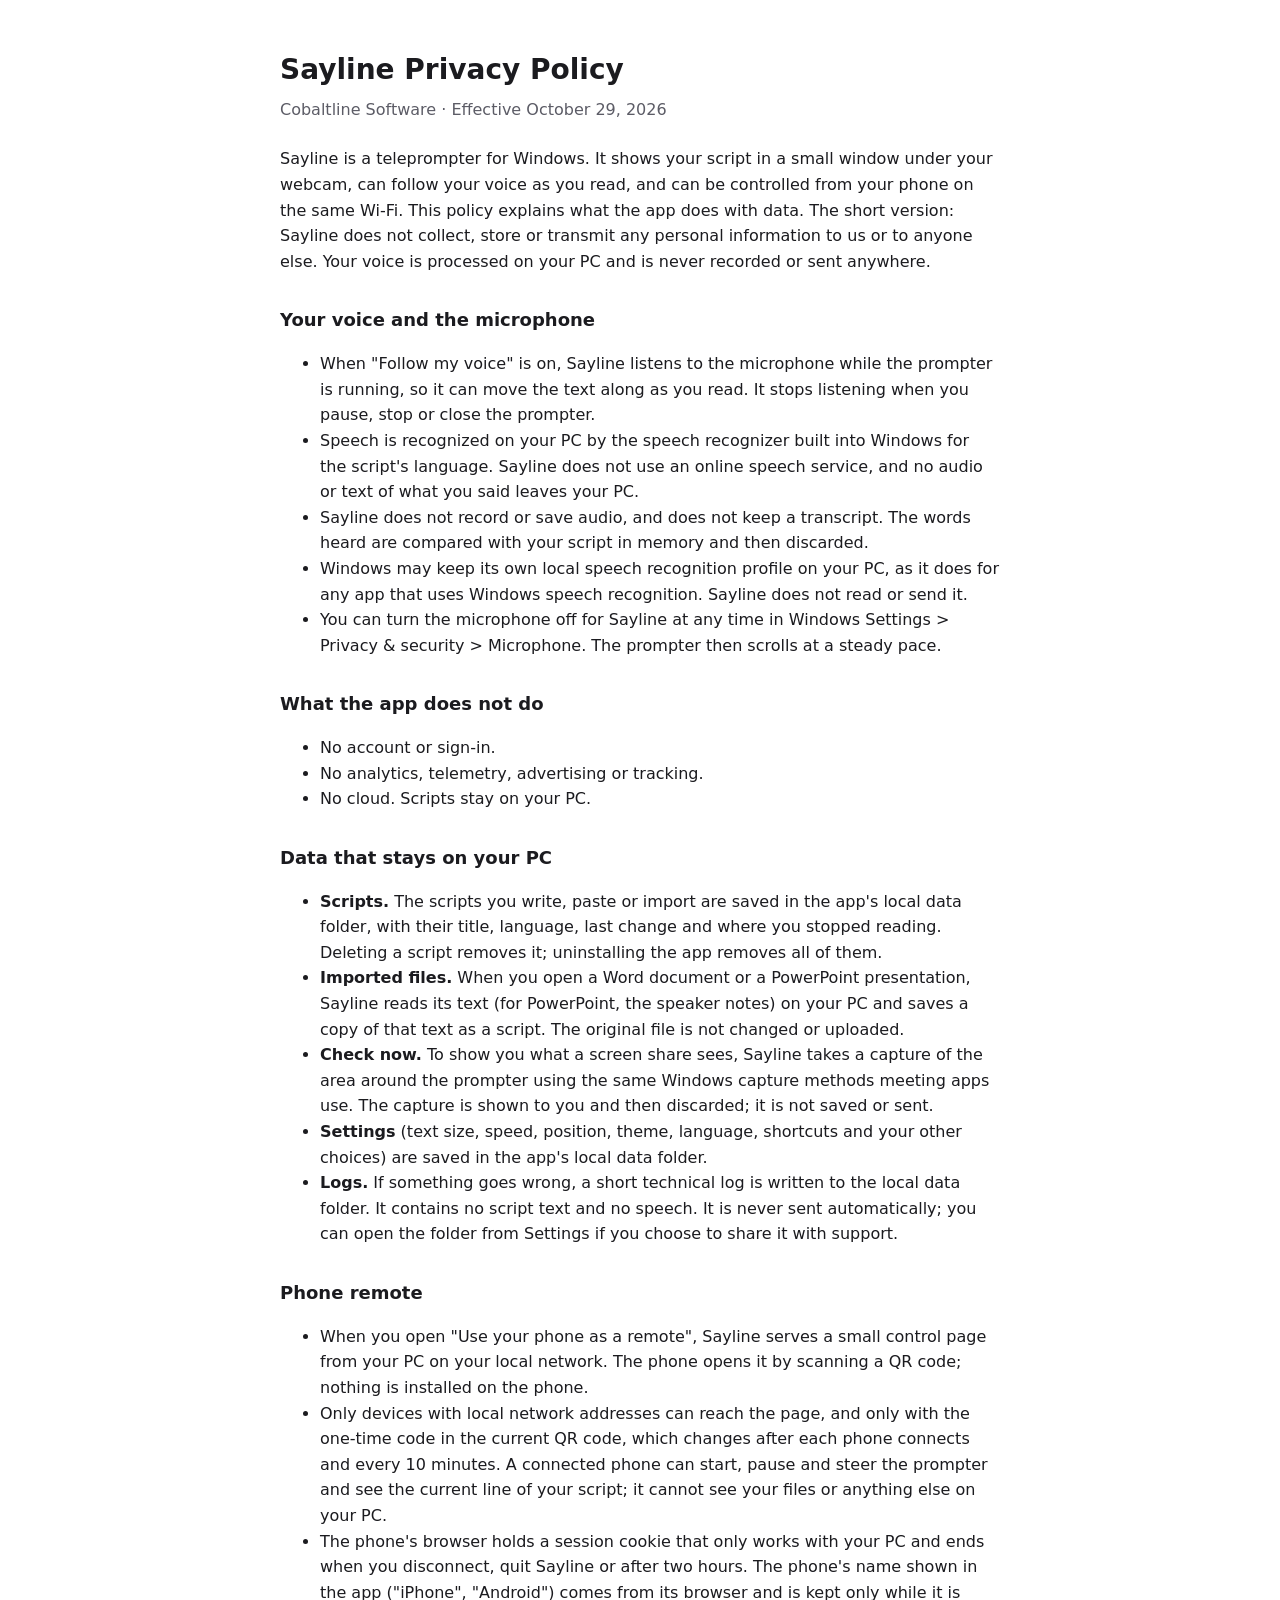
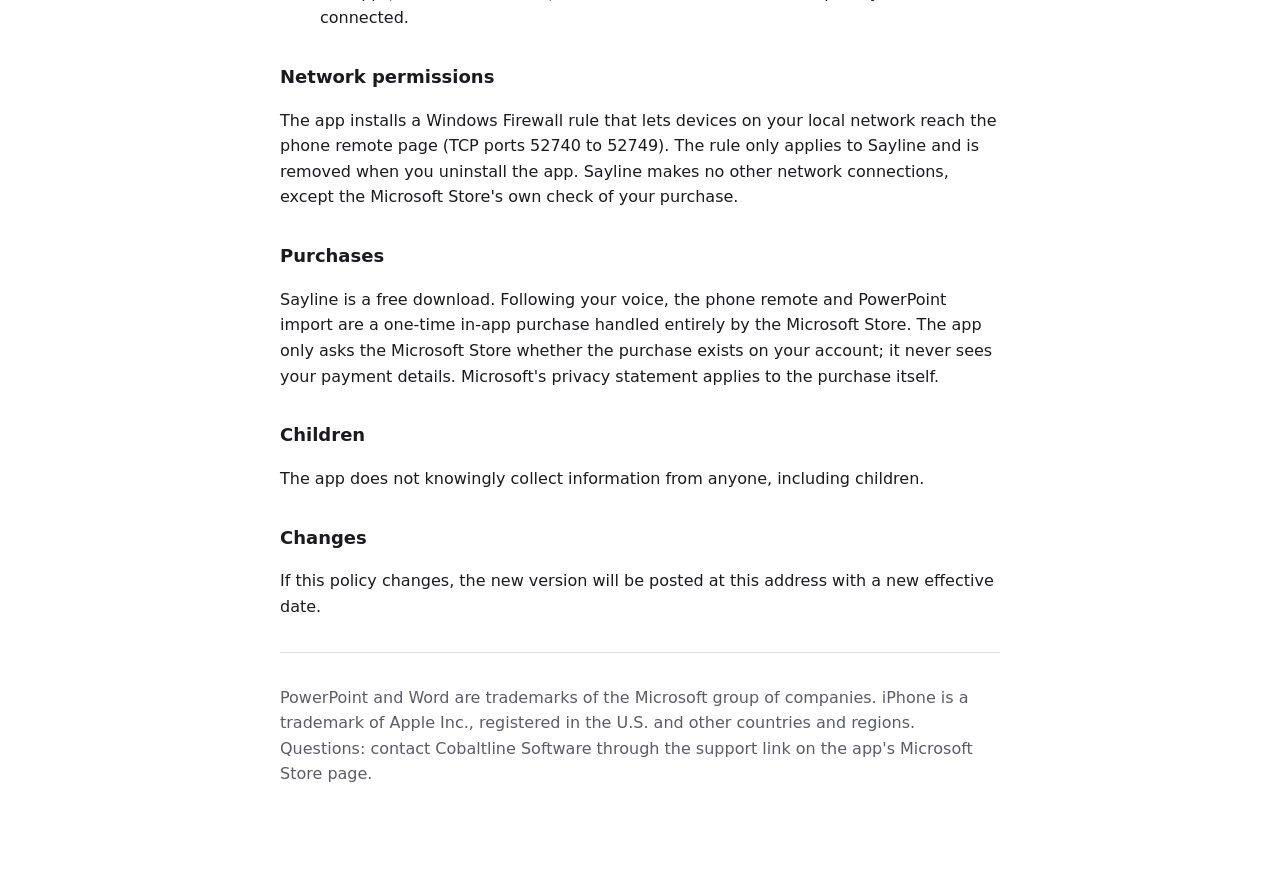
<file: sayline/privacy.html>
<!doctype html>
<html lang="en">
<head>
<meta charset="utf-8">
<meta name="viewport" content="width=device-width, initial-scale=1">
<title>Sayline Privacy Policy</title>
<style>
  :root { --bg: #ffffff; --fg: #1b1b1f; --muted: #5c5c66; --rule: #e3e3e8; }
  @media (prefers-color-scheme: dark) { :root { --bg: #17171a; --fg: #ececf1; --muted: #a2a2ad; --rule: #2c2c33; } }
  body { margin: 0; background: var(--bg); color: var(--fg); font: 16px/1.6 "Segoe UI", system-ui, sans-serif; }
  main { max-width: 720px; margin: 0 auto; padding: 48px 16px 64px; }
  h1 { font-size: 28px; margin: 0 0 4px; }
  h2 { font-size: 18px; margin: 32px 0 8px; }
  p, li { color: var(--fg); }
  .meta { color: var(--muted); margin: 0 0 24px; }
  hr { border: 0; border-top: 1px solid var(--rule); margin: 32px 0; }
</style>
</head>
<body>
<main>
  <h1>Sayline Privacy Policy</h1>
  <p class="meta">Cobaltline Software · Effective October 29, 2026</p>

  <p>Sayline is a teleprompter for Windows. It shows your script in a small window under your webcam, can follow your voice as you read, and can be controlled from your phone on the same Wi-Fi. This policy explains what the app does with data. The short version: Sayline does not collect, store or transmit any personal information to us or to anyone else. Your voice is processed on your PC and is never recorded or sent anywhere.</p>

  <h2>Your voice and the microphone</h2>
  <ul>
    <li>When "Follow my voice" is on, Sayline listens to the microphone while the prompter is running, so it can move the text along as you read. It stops listening when you pause, stop or close the prompter.</li>
    <li>Speech is recognized on your PC by the speech recognizer built into Windows for the script's language. Sayline does not use an online speech service, and no audio or text of what you said leaves your PC.</li>
    <li>Sayline does not record or save audio, and does not keep a transcript. The words heard are compared with your script in memory and then discarded.</li>
    <li>Windows may keep its own local speech recognition profile on your PC, as it does for any app that uses Windows speech recognition. Sayline does not read or send it.</li>
    <li>You can turn the microphone off for Sayline at any time in Windows Settings &gt; Privacy &amp; security &gt; Microphone. The prompter then scrolls at a steady pace.</li>
  </ul>

  <h2>What the app does not do</h2>
  <ul>
    <li>No account or sign-in.</li>
    <li>No analytics, telemetry, advertising or tracking.</li>
    <li>No cloud. Scripts stay on your PC.</li>
  </ul>

  <h2>Data that stays on your PC</h2>
  <ul>
    <li><strong>Scripts.</strong> The scripts you write, paste or import are saved in the app's local data folder, with their title, language, last change and where you stopped reading. Deleting a script removes it; uninstalling the app removes all of them.</li>
    <li><strong>Imported files.</strong> When you open a Word document or a PowerPoint presentation, Sayline reads its text (for PowerPoint, the speaker notes) on your PC and saves a copy of that text as a script. The original file is not changed or uploaded.</li>
    <li><strong>Check now.</strong> To show you what a screen share sees, Sayline takes a capture of the area around the prompter using the same Windows capture methods meeting apps use. The capture is shown to you and then discarded; it is not saved or sent.</li>
    <li><strong>Settings</strong> (text size, speed, position, theme, language, shortcuts and your other choices) are saved in the app's local data folder.</li>
    <li><strong>Logs.</strong> If something goes wrong, a short technical log is written to the local data folder. It contains no script text and no speech. It is never sent automatically; you can open the folder from Settings if you choose to share it with support.</li>
  </ul>

  <h2>Phone remote</h2>
  <ul>
    <li>When you open "Use your phone as a remote", Sayline serves a small control page from your PC on your local network. The phone opens it by scanning a QR code; nothing is installed on the phone.</li>
    <li>Only devices with local network addresses can reach the page, and only with the one-time code in the current QR code, which changes after each phone connects and every 10 minutes. A connected phone can start, pause and steer the prompter and see the current line of your script; it cannot see your files or anything else on your PC.</li>
    <li>The phone's browser holds a session cookie that only works with your PC and ends when you disconnect, quit Sayline or after two hours. The phone's name shown in the app ("iPhone", "Android") comes from its browser and is kept only while it is connected.</li>
  </ul>

  <h2>Network permissions</h2>
  <p>The app installs a Windows Firewall rule that lets devices on your local network reach the phone remote page (TCP ports 52740 to 52749). The rule only applies to Sayline and is removed when you uninstall the app. Sayline makes no other network connections, except the Microsoft Store's own check of your purchase.</p>

  <h2>Purchases</h2>
  <p>Sayline is a free download. Following your voice, the phone remote and PowerPoint import are a one-time in-app purchase handled entirely by the Microsoft Store. The app only asks the Microsoft Store whether the purchase exists on your account; it never sees your payment details. Microsoft's privacy statement applies to the purchase itself.</p>

  <h2>Children</h2>
  <p>The app does not knowingly collect information from anyone, including children.</p>

  <h2>Changes</h2>
  <p>If this policy changes, the new version will be posted at this address with a new effective date.</p>

  <hr>
  <p class="meta">PowerPoint and Word are trademarks of the Microsoft group of companies. iPhone is a trademark of Apple Inc., registered in the U.S. and other countries and regions. Questions: contact Cobaltline Software through the support link on the app's Microsoft Store page.</p>
</main>
</body>
</html>
</file>
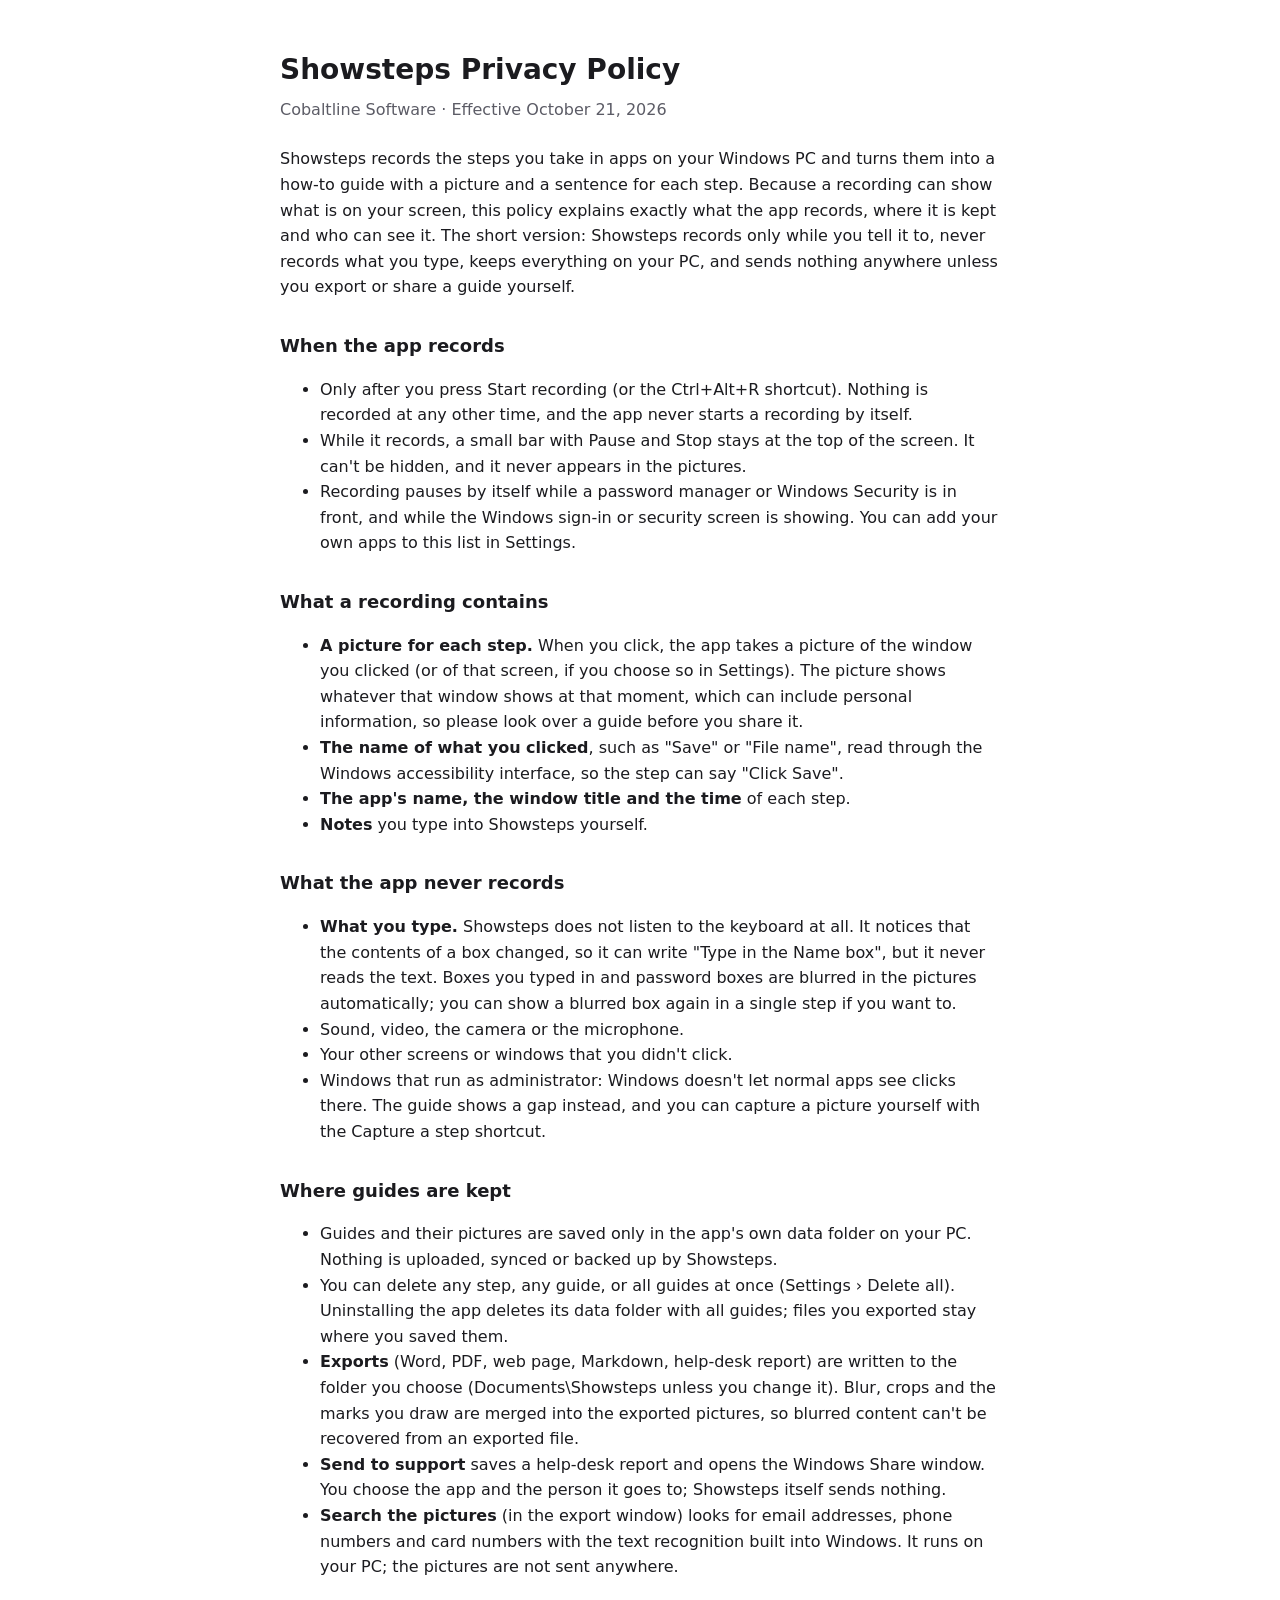
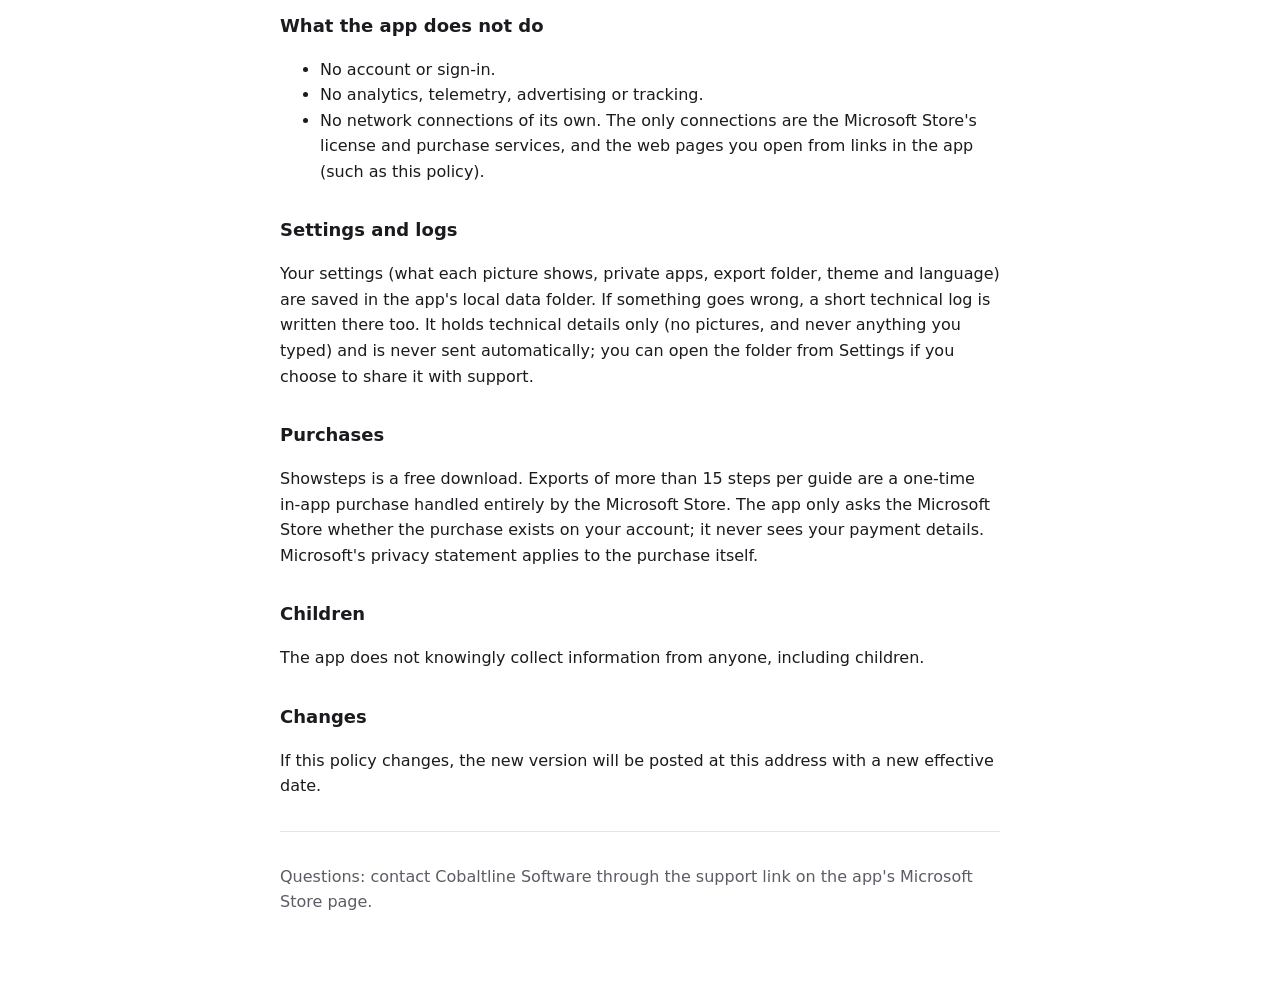
<file: showsteps/privacy.html>
<!doctype html>
<html lang="en">
<head>
<meta charset="utf-8">
<meta name="viewport" content="width=device-width, initial-scale=1">
<title>Showsteps Privacy Policy</title>
<style>
  :root { --bg: #ffffff; --fg: #1b1b1f; --muted: #5c5c66; --rule: #e3e3e8; }
  @media (prefers-color-scheme: dark) { :root { --bg: #17171a; --fg: #ececf1; --muted: #a2a2ad; --rule: #2c2c33; } }
  body { margin: 0; background: var(--bg); color: var(--fg); font: 16px/1.6 "Segoe UI", system-ui, sans-serif; }
  main { max-width: 720px; margin: 0 auto; padding: 48px 16px 64px; }
  h1 { font-size: 28px; margin: 0 0 4px; }
  h2 { font-size: 18px; margin: 32px 0 8px; }
  p, li { color: var(--fg); }
  .meta { color: var(--muted); margin: 0 0 24px; }
  hr { border: 0; border-top: 1px solid var(--rule); margin: 32px 0; }
</style>
</head>
<body>
<main>
  <h1>Showsteps Privacy Policy</h1>
  <p class="meta">Cobaltline Software · Effective October 21, 2026</p>

  <p>Showsteps records the steps you take in apps on your Windows PC and turns them into a how-to guide with a picture and a sentence for each step. Because a recording can show what is on your screen, this policy explains exactly what the app records, where it is kept and who can see it. The short version: Showsteps records only while you tell it to, never records what you type, keeps everything on your PC, and sends nothing anywhere unless you export or share a guide yourself.</p>

  <h2>When the app records</h2>
  <ul>
    <li>Only after you press Start recording (or the Ctrl+Alt+R shortcut). Nothing is recorded at any other time, and the app never starts a recording by itself.</li>
    <li>While it records, a small bar with Pause and Stop stays at the top of the screen. It can't be hidden, and it never appears in the pictures.</li>
    <li>Recording pauses by itself while a password manager or Windows Security is in front, and while the Windows sign-in or security screen is showing. You can add your own apps to this list in Settings.</li>
  </ul>

  <h2>What a recording contains</h2>
  <ul>
    <li><strong>A picture for each step.</strong> When you click, the app takes a picture of the window you clicked (or of that screen, if you choose so in Settings). The picture shows whatever that window shows at that moment, which can include personal information, so please look over a guide before you share it.</li>
    <li><strong>The name of what you clicked</strong>, such as "Save" or "File name", read through the Windows accessibility interface, so the step can say "Click Save".</li>
    <li><strong>The app's name, the window title and the time</strong> of each step.</li>
    <li><strong>Notes</strong> you type into Showsteps yourself.</li>
  </ul>

  <h2>What the app never records</h2>
  <ul>
    <li><strong>What you type.</strong> Showsteps does not listen to the keyboard at all. It notices that the contents of a box changed, so it can write "Type in the Name box", but it never reads the text. Boxes you typed in and password boxes are blurred in the pictures automatically; you can show a blurred box again in a single step if you want to.</li>
    <li>Sound, video, the camera or the microphone.</li>
    <li>Your other screens or windows that you didn't click.</li>
    <li>Windows that run as administrator: Windows doesn't let normal apps see clicks there. The guide shows a gap instead, and you can capture a picture yourself with the Capture a step shortcut.</li>
  </ul>

  <h2>Where guides are kept</h2>
  <ul>
    <li>Guides and their pictures are saved only in the app's own data folder on your PC. Nothing is uploaded, synced or backed up by Showsteps.</li>
    <li>You can delete any step, any guide, or all guides at once (Settings › Delete all). Uninstalling the app deletes its data folder with all guides; files you exported stay where you saved them.</li>
    <li><strong>Exports</strong> (Word, PDF, web page, Markdown, help-desk report) are written to the folder you choose (Documents\Showsteps unless you change it). Blur, crops and the marks you draw are merged into the exported pictures, so blurred content can't be recovered from an exported file.</li>
    <li><strong>Send to support</strong> saves a help-desk report and opens the Windows Share window. You choose the app and the person it goes to; Showsteps itself sends nothing.</li>
    <li><strong>Search the pictures</strong> (in the export window) looks for email addresses, phone numbers and card numbers with the text recognition built into Windows. It runs on your PC; the pictures are not sent anywhere.</li>
  </ul>

  <h2>What the app does not do</h2>
  <ul>
    <li>No account or sign-in.</li>
    <li>No analytics, telemetry, advertising or tracking.</li>
    <li>No network connections of its own. The only connections are the Microsoft Store's license and purchase services, and the web pages you open from links in the app (such as this policy).</li>
  </ul>

  <h2>Settings and logs</h2>
  <p>Your settings (what each picture shows, private apps, export folder, theme and language) are saved in the app's local data folder. If something goes wrong, a short technical log is written there too. It holds technical details only (no pictures, and never anything you typed) and is never sent automatically; you can open the folder from Settings if you choose to share it with support.</p>

  <h2>Purchases</h2>
  <p>Showsteps is a free download. Exports of more than 15 steps per guide are a one-time in-app purchase handled entirely by the Microsoft Store. The app only asks the Microsoft Store whether the purchase exists on your account; it never sees your payment details. Microsoft's privacy statement applies to the purchase itself.</p>

  <h2>Children</h2>
  <p>The app does not knowingly collect information from anyone, including children.</p>

  <h2>Changes</h2>
  <p>If this policy changes, the new version will be posted at this address with a new effective date.</p>

  <hr>
  <p class="meta">Questions: contact Cobaltline Software through the support link on the app's Microsoft Store page.</p>
</main>
</body>
</html>
</file>
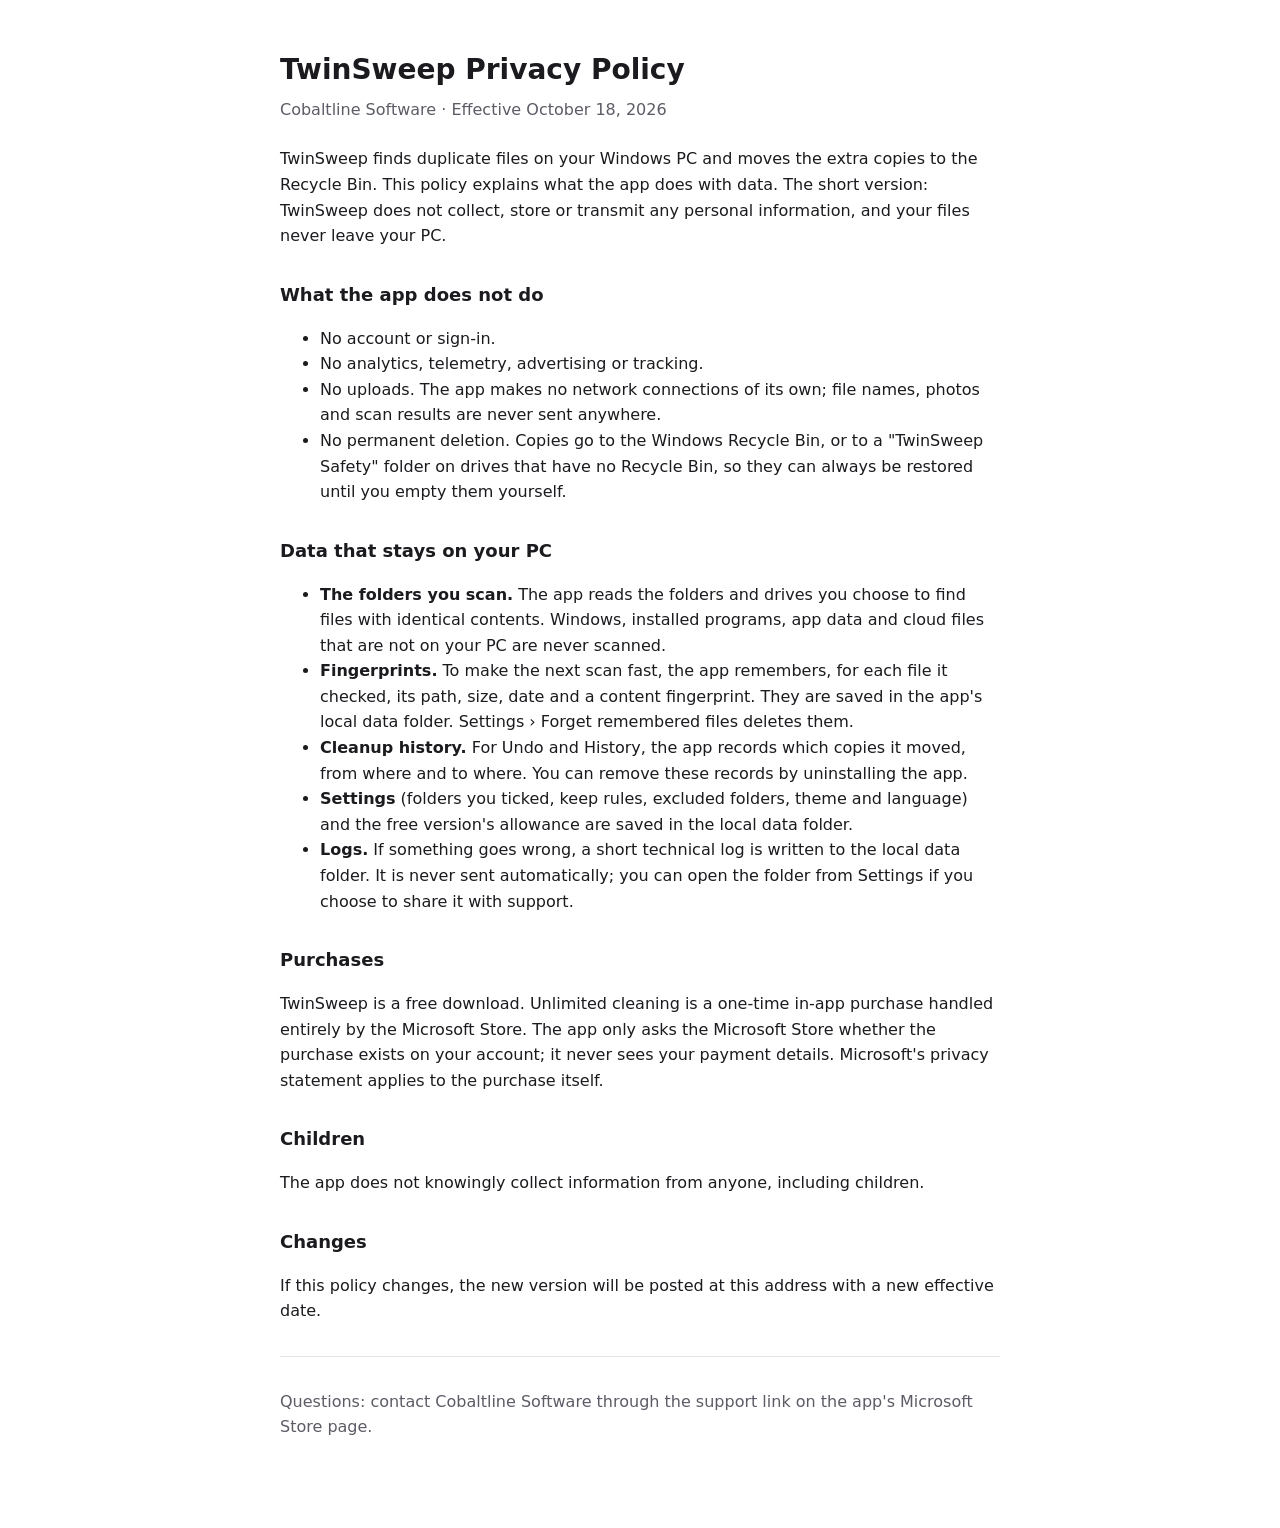
<file: twinsweep/privacy.html>
<!doctype html>
<html lang="en">
<head>
<meta charset="utf-8">
<meta name="viewport" content="width=device-width, initial-scale=1">
<title>TwinSweep Privacy Policy</title>
<style>
  :root { --bg: #ffffff; --fg: #1b1b1f; --muted: #5c5c66; --rule: #e3e3e8; }
  @media (prefers-color-scheme: dark) { :root { --bg: #17171a; --fg: #ececf1; --muted: #a2a2ad; --rule: #2c2c33; } }
  body { margin: 0; background: var(--bg); color: var(--fg); font: 16px/1.6 "Segoe UI", system-ui, sans-serif; }
  main { max-width: 720px; margin: 0 auto; padding: 48px 16px 64px; }
  h1 { font-size: 28px; margin: 0 0 4px; }
  h2 { font-size: 18px; margin: 32px 0 8px; }
  p, li { color: var(--fg); }
  .meta { color: var(--muted); margin: 0 0 24px; }
  hr { border: 0; border-top: 1px solid var(--rule); margin: 32px 0; }
</style>
</head>
<body>
<main>
  <h1>TwinSweep Privacy Policy</h1>
  <p class="meta">Cobaltline Software · Effective October 18, 2026</p>

  <p>TwinSweep finds duplicate files on your Windows PC and moves the extra copies to the Recycle Bin. This policy explains what the app does with data. The short version: TwinSweep does not collect, store or transmit any personal information, and your files never leave your PC.</p>

  <h2>What the app does not do</h2>
  <ul>
    <li>No account or sign-in.</li>
    <li>No analytics, telemetry, advertising or tracking.</li>
    <li>No uploads. The app makes no network connections of its own; file names, photos and scan results are never sent anywhere.</li>
    <li>No permanent deletion. Copies go to the Windows Recycle Bin, or to a "TwinSweep Safety" folder on drives that have no Recycle Bin, so they can always be restored until you empty them yourself.</li>
  </ul>

  <h2>Data that stays on your PC</h2>
  <ul>
    <li><strong>The folders you scan.</strong> The app reads the folders and drives you choose to find files with identical contents. Windows, installed programs, app data and cloud files that are not on your PC are never scanned.</li>
    <li><strong>Fingerprints.</strong> To make the next scan fast, the app remembers, for each file it checked, its path, size, date and a content fingerprint. They are saved in the app's local data folder. Settings › Forget remembered files deletes them.</li>
    <li><strong>Cleanup history.</strong> For Undo and History, the app records which copies it moved, from where and to where. You can remove these records by uninstalling the app.</li>
    <li><strong>Settings</strong> (folders you ticked, keep rules, excluded folders, theme and language) and the free version's allowance are saved in the local data folder.</li>
    <li><strong>Logs.</strong> If something goes wrong, a short technical log is written to the local data folder. It is never sent automatically; you can open the folder from Settings if you choose to share it with support.</li>
  </ul>

  <h2>Purchases</h2>
  <p>TwinSweep is a free download. Unlimited cleaning is a one-time in-app purchase handled entirely by the Microsoft Store. The app only asks the Microsoft Store whether the purchase exists on your account; it never sees your payment details. Microsoft's privacy statement applies to the purchase itself.</p>

  <h2>Children</h2>
  <p>The app does not knowingly collect information from anyone, including children.</p>

  <h2>Changes</h2>
  <p>If this policy changes, the new version will be posted at this address with a new effective date.</p>

  <hr>
  <p class="meta">Questions: contact Cobaltline Software through the support link on the app's Microsoft Store page.</p>
</main>
</body>
</html>
</file>
<file: style.css>
:root { --bg:#f6f7fb; --card:#fff; --text:#15171c; --muted:#5b606b; --line:rgba(20,22,28,.09); --accent:#2f5bea; color-scheme: light; }
@media (prefers-color-scheme: dark) { :root { --bg:#12141b; --card:#1b1e27; --text:#f0f1f4; --muted:#a3a7b1; --line:rgba(255,255,255,.08); --accent:#7c9dff; color-scheme: dark; } }
* { box-sizing: border-box; }
body { margin:0; background:var(--bg); color:var(--text); font:17px/1.6 "Segoe UI Variable Text","Segoe UI",system-ui,-apple-system,sans-serif; -webkit-font-smoothing:antialiased; }
a { color:var(--accent); }
.wrap { max-width: 920px; margin: 0 auto; padding: 0 24px; }
header { padding: 28px 0; }
header .wrap { display:flex; align-items:center; justify-content:space-between; }
.brand { display:flex; align-items:center; gap:10px; font-weight:600; font-size:19px; text-decoration:none; color:inherit; }
.brand img { width:34px; height:34px; }
nav a { margin-left: 22px; color: var(--muted); text-decoration:none; font-size:15px; }
nav a:hover { color: var(--text); }
.hero { padding: 56px 0 24px; text-align:center; }
.hero h1 { font-size: clamp(36px, 6vw, 60px); line-height:1.08; letter-spacing:-.02em; margin:0 0 18px; }
.hero p { color:var(--muted); font-size: 20px; max-width: 640px; margin: 0 auto 30px; }
.cta { display:inline-block; background:var(--accent); color:#fff; padding:13px 26px; border-radius:10px; font-weight:600; text-decoration:none; }
.shot { margin: 44px auto 0; border-radius: 16px; overflow:hidden; box-shadow: 0 30px 70px rgba(20,30,70,.18); border:1px solid var(--line); }
.shot img { display:block; width:100%; height:auto; }
.grid { display:grid; grid-template-columns: repeat(auto-fit, minmax(240px, 1fr)); gap: 16px; padding: 56px 0; }
.card { background:var(--card); border:1px solid var(--line); border-radius:14px; padding: 20px 22px; }
.card h3 { margin:0 0 6px; font-size:17px; }
.card p { margin:0; color:var(--muted); font-size:15px; }
.doc { background:var(--card); border:1px solid var(--line); border-radius:16px; padding: 36px 40px; margin: 12px 0 56px; }
.doc h1 { margin-top:0; font-size: 34px; letter-spacing:-.01em; }
.doc h2 { font-size: 20px; margin-top: 30px; }
.doc p, .doc li { color: var(--text); }
.muted { color: var(--muted); }
footer { border-top:1px solid var(--line); padding: 26px 0 40px; color:var(--muted); font-size:14px; }
footer .wrap { display:flex; justify-content:space-between; flex-wrap:wrap; gap:12px; }
@media (max-width: 600px) { .doc { padding: 24px 20px; } nav a { margin-left: 14px; } }
</file>
